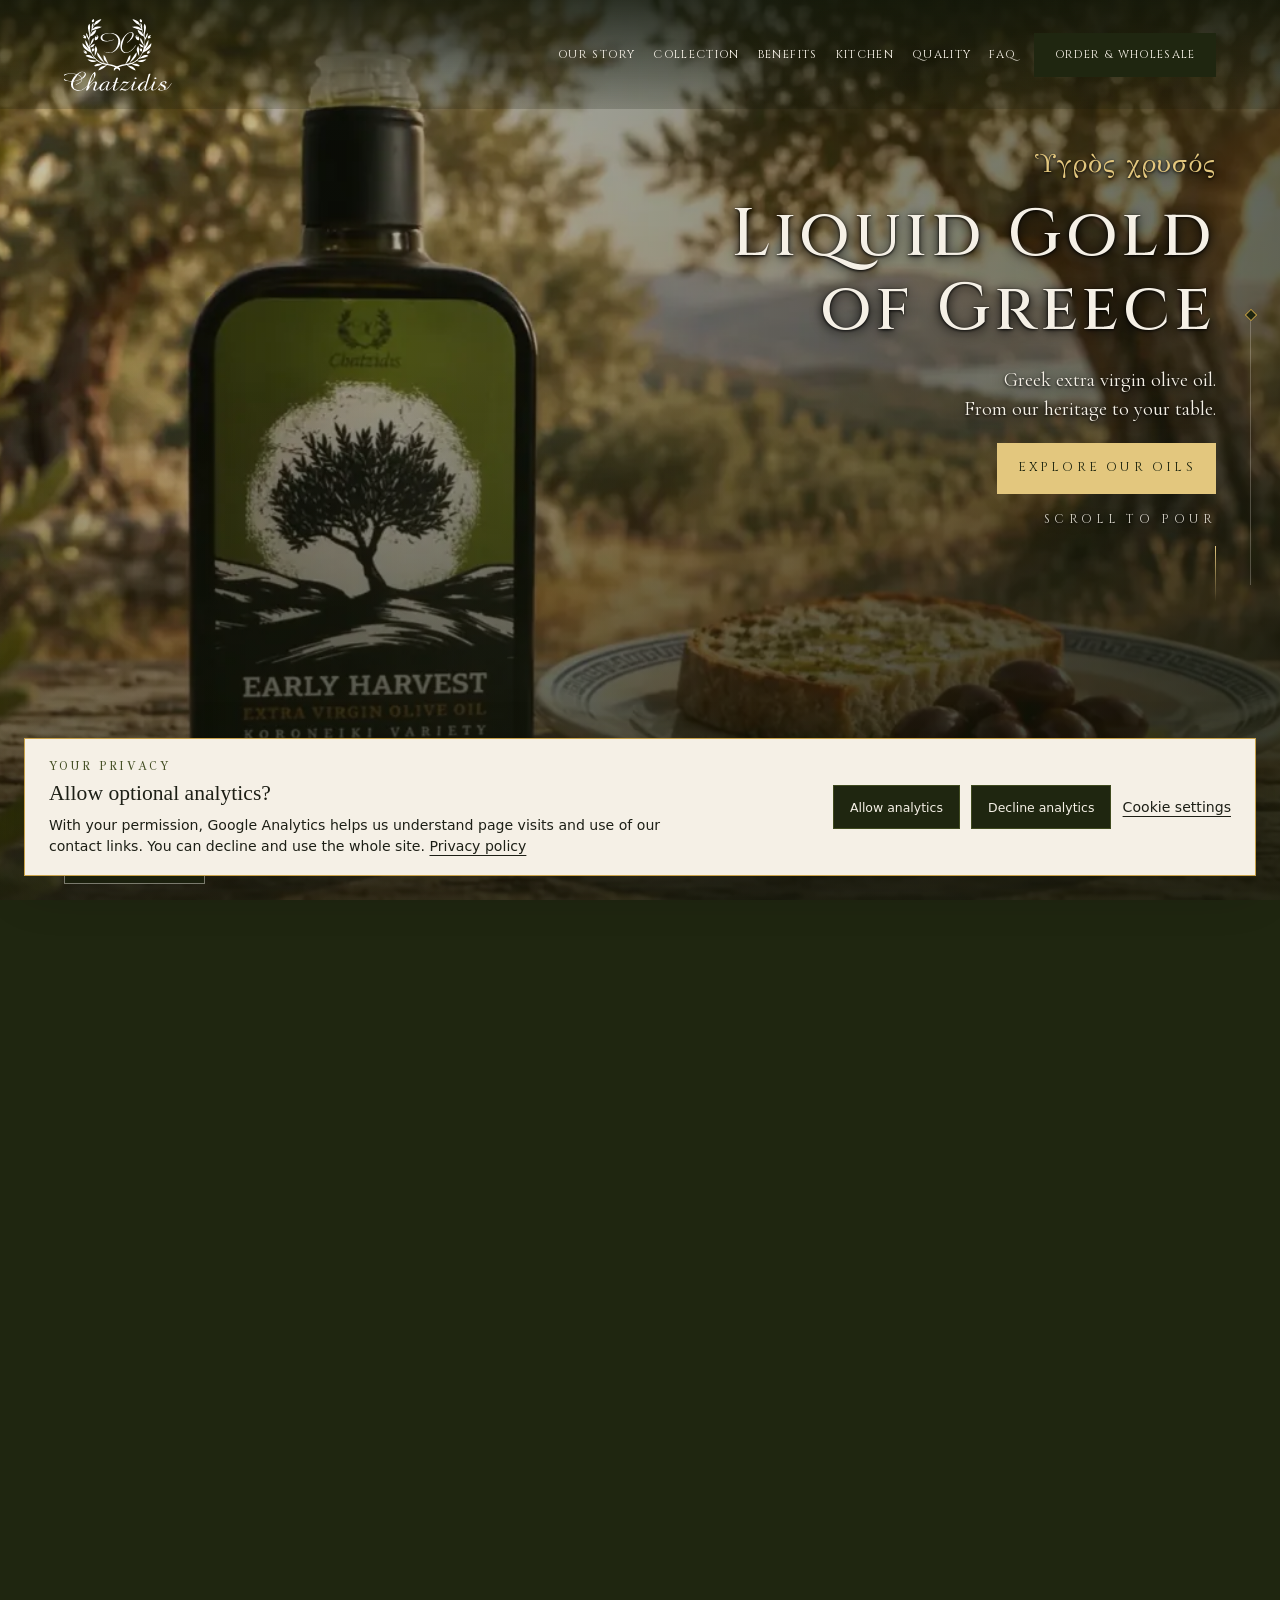
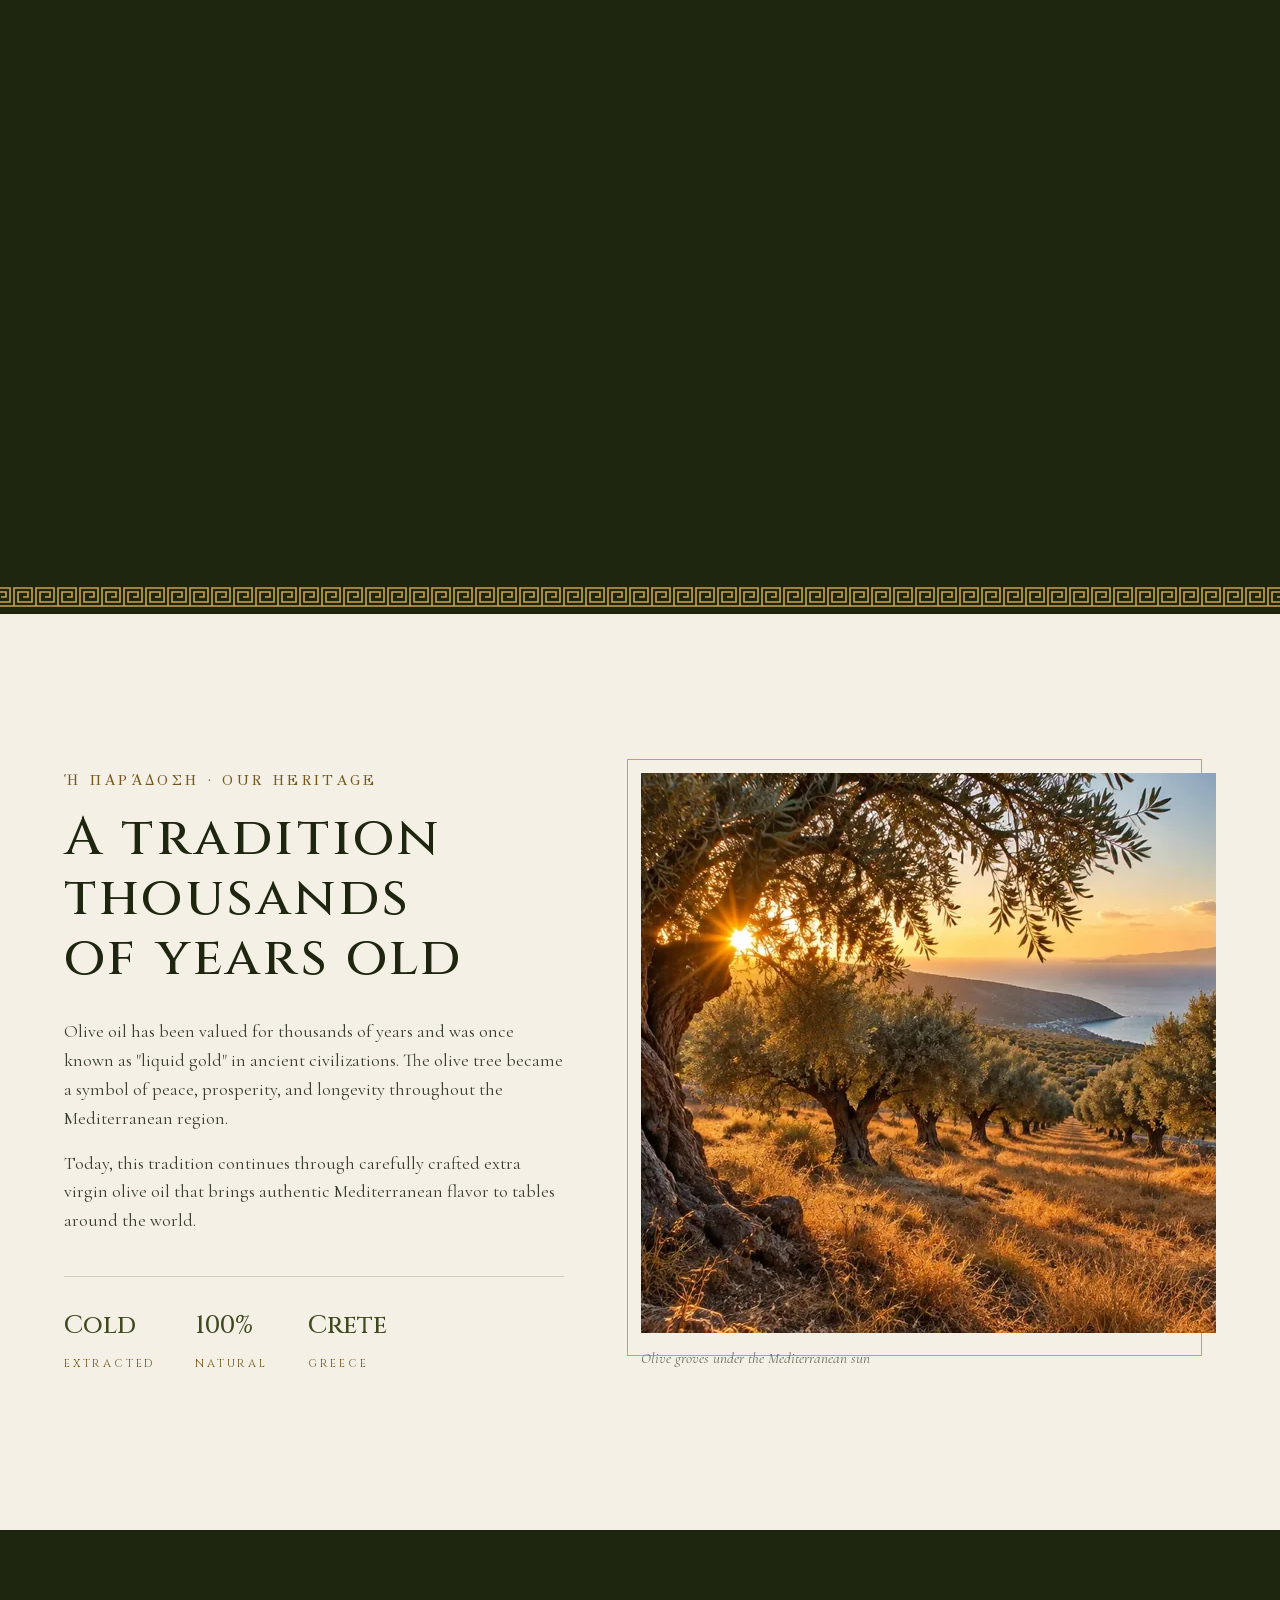
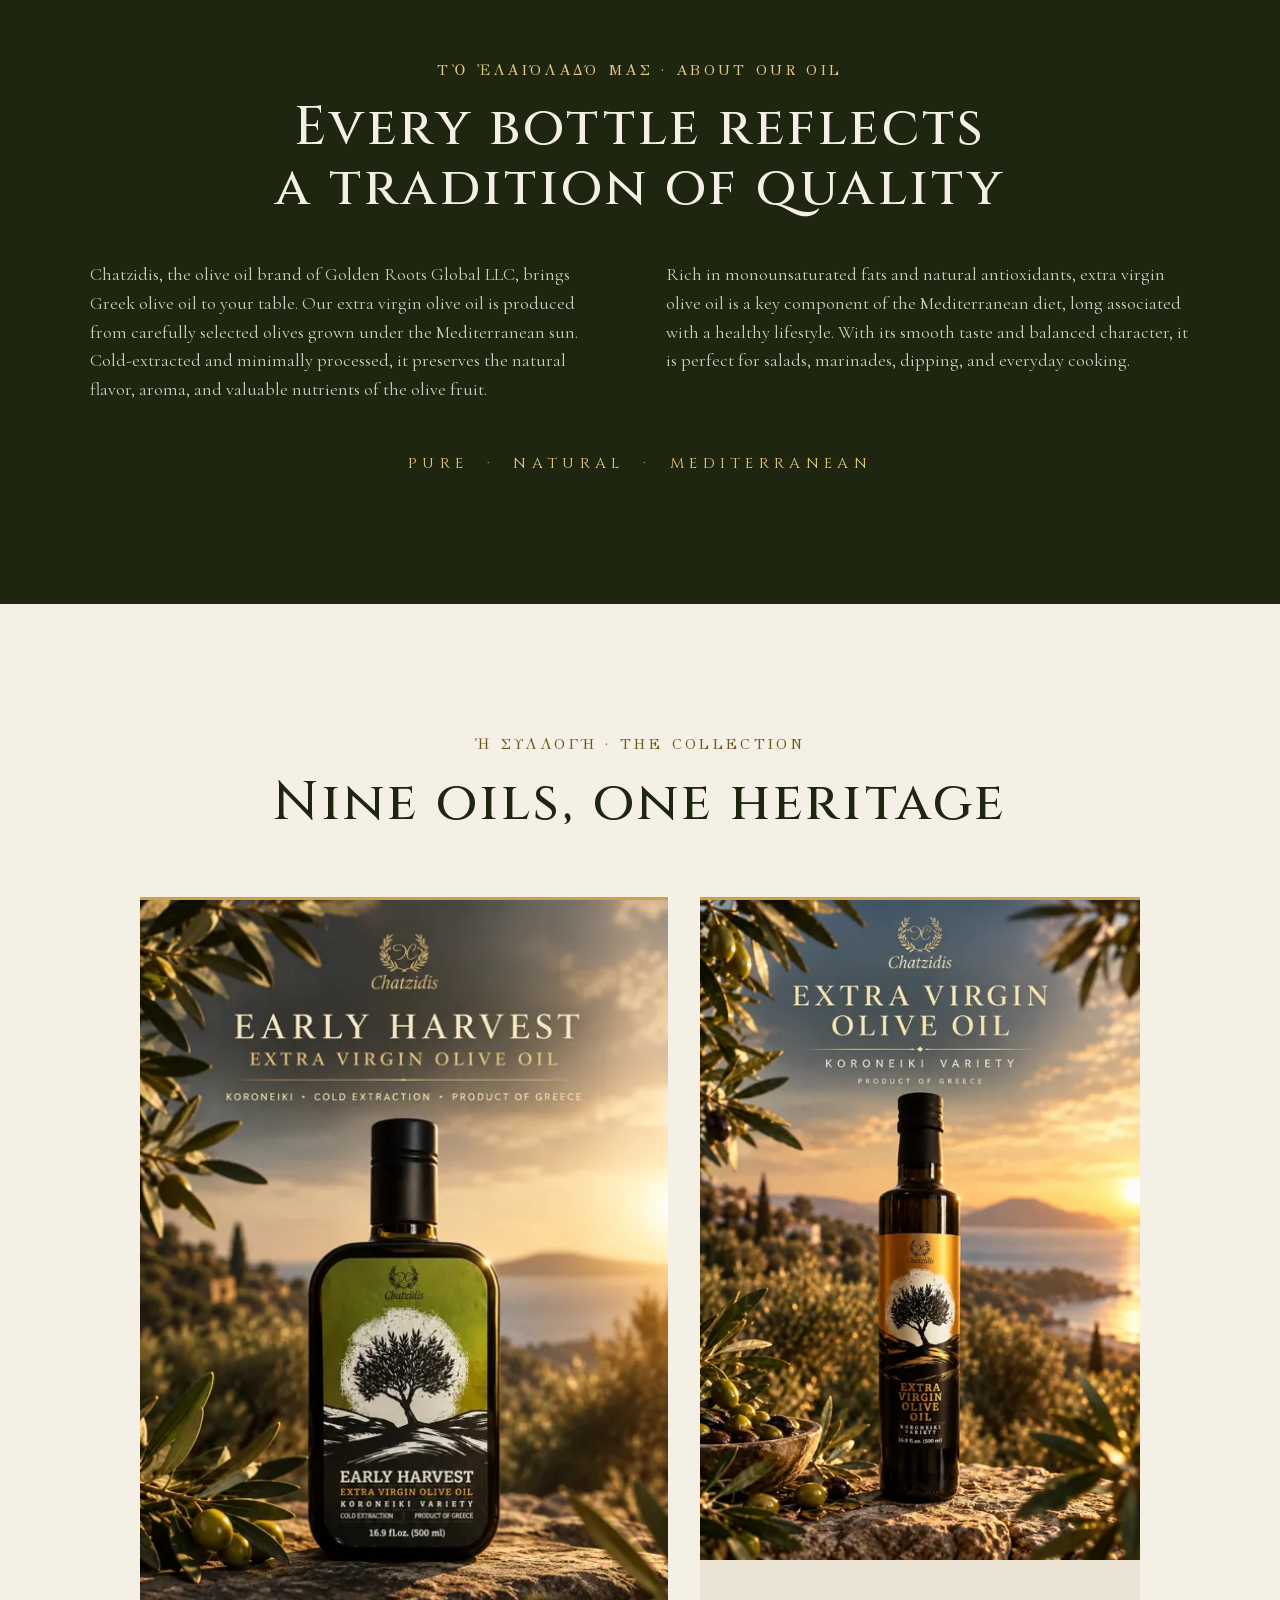
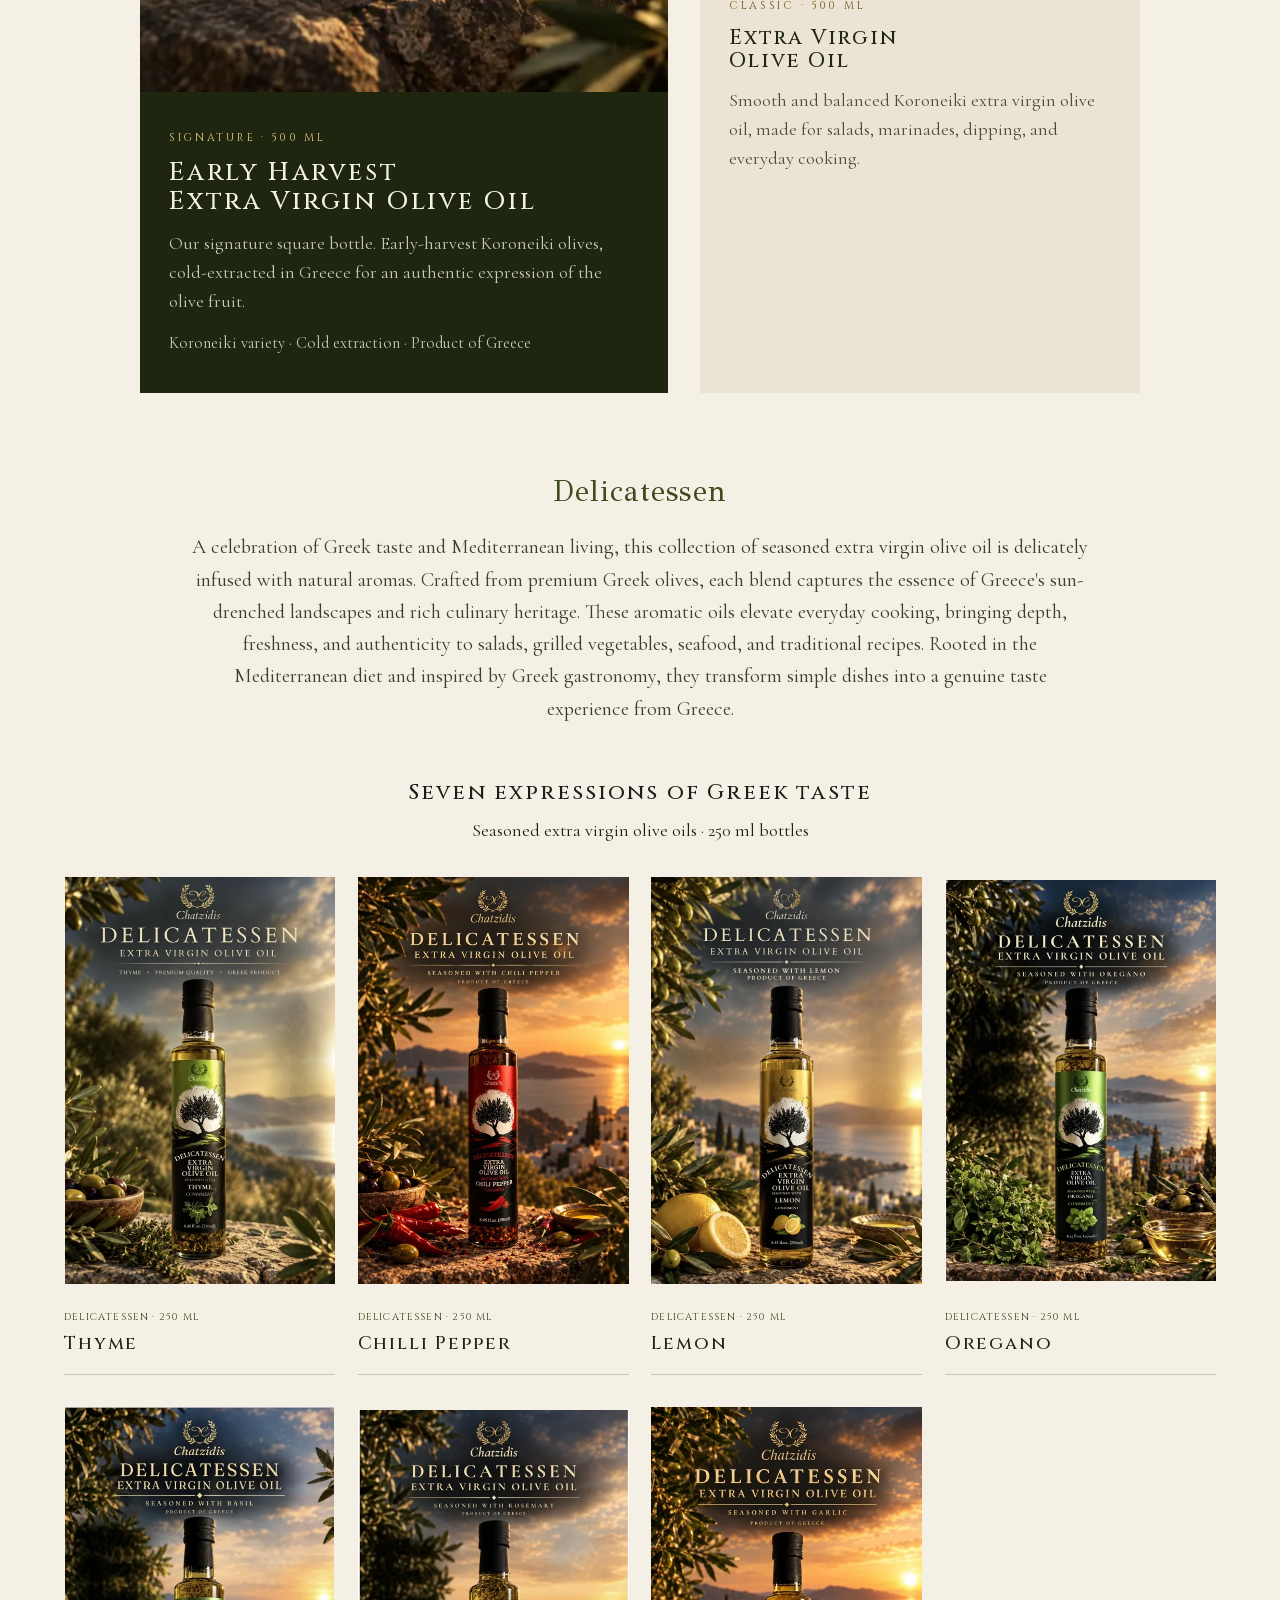
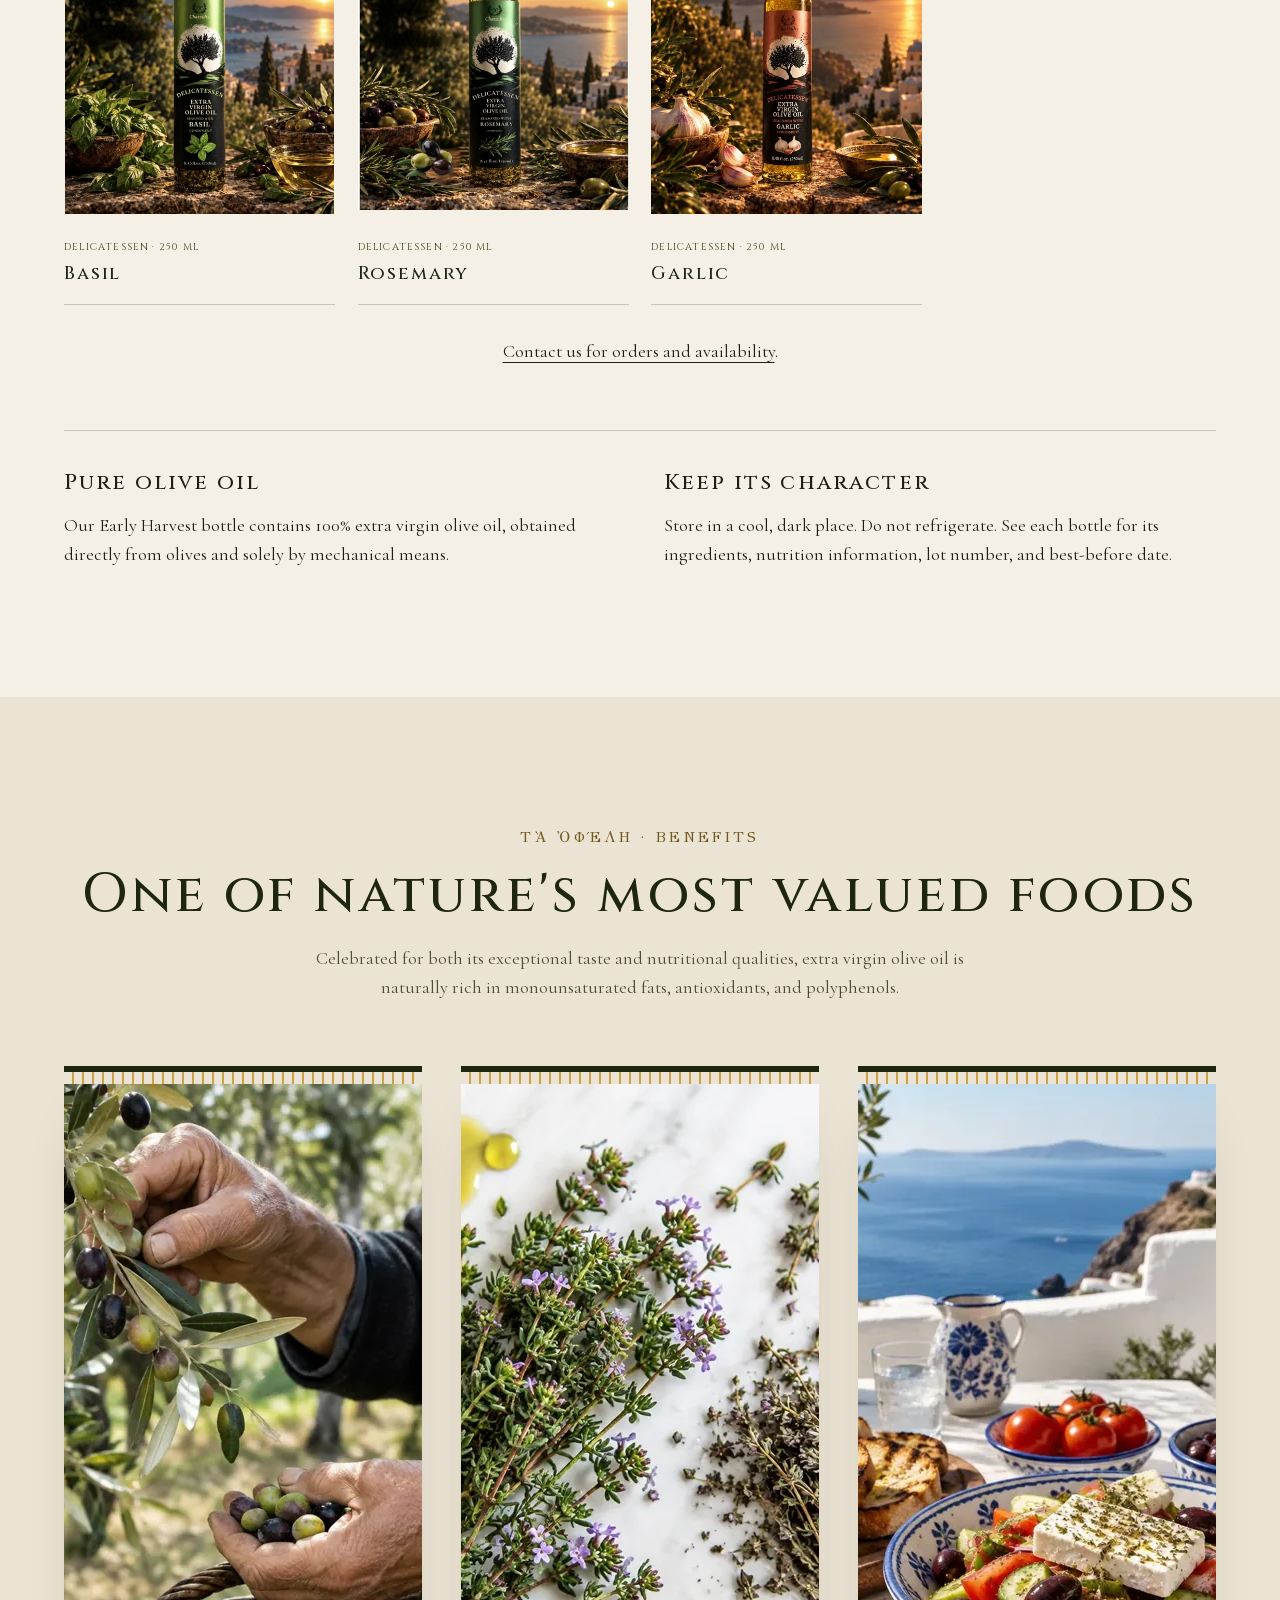
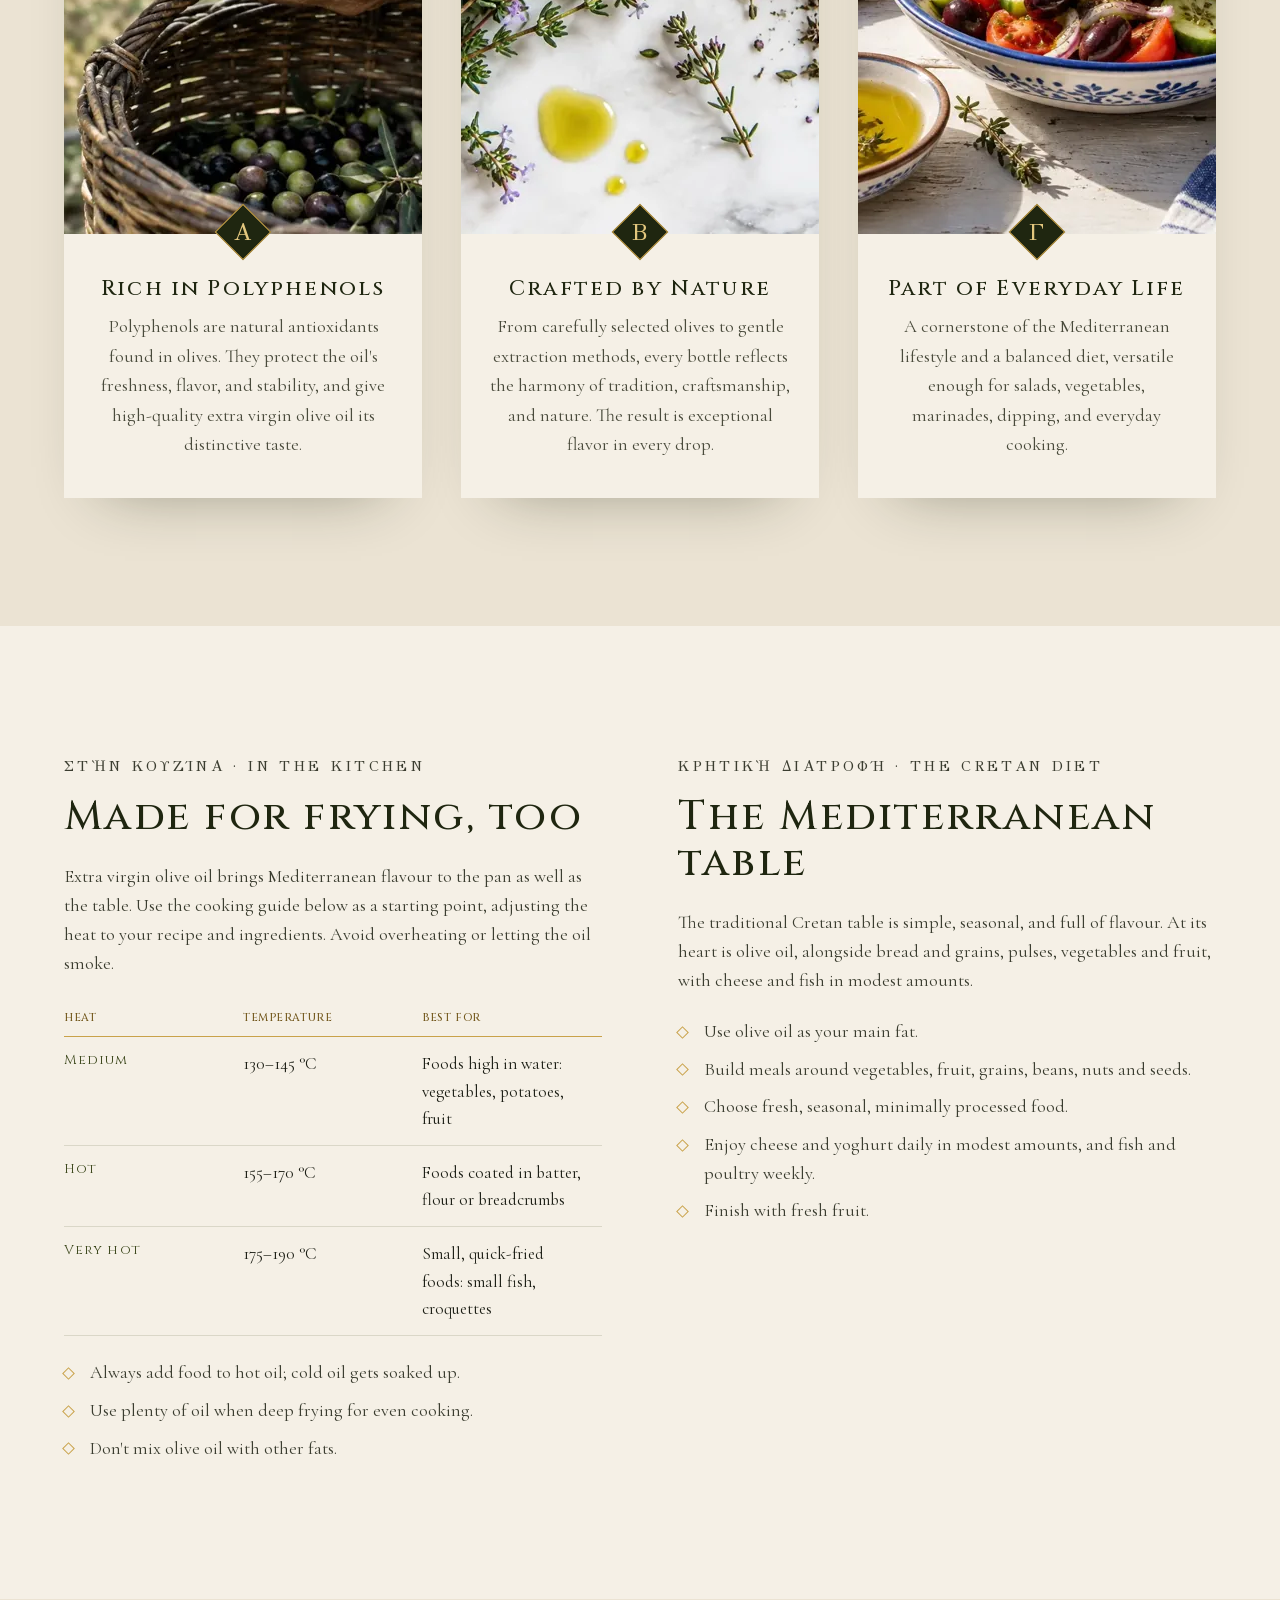
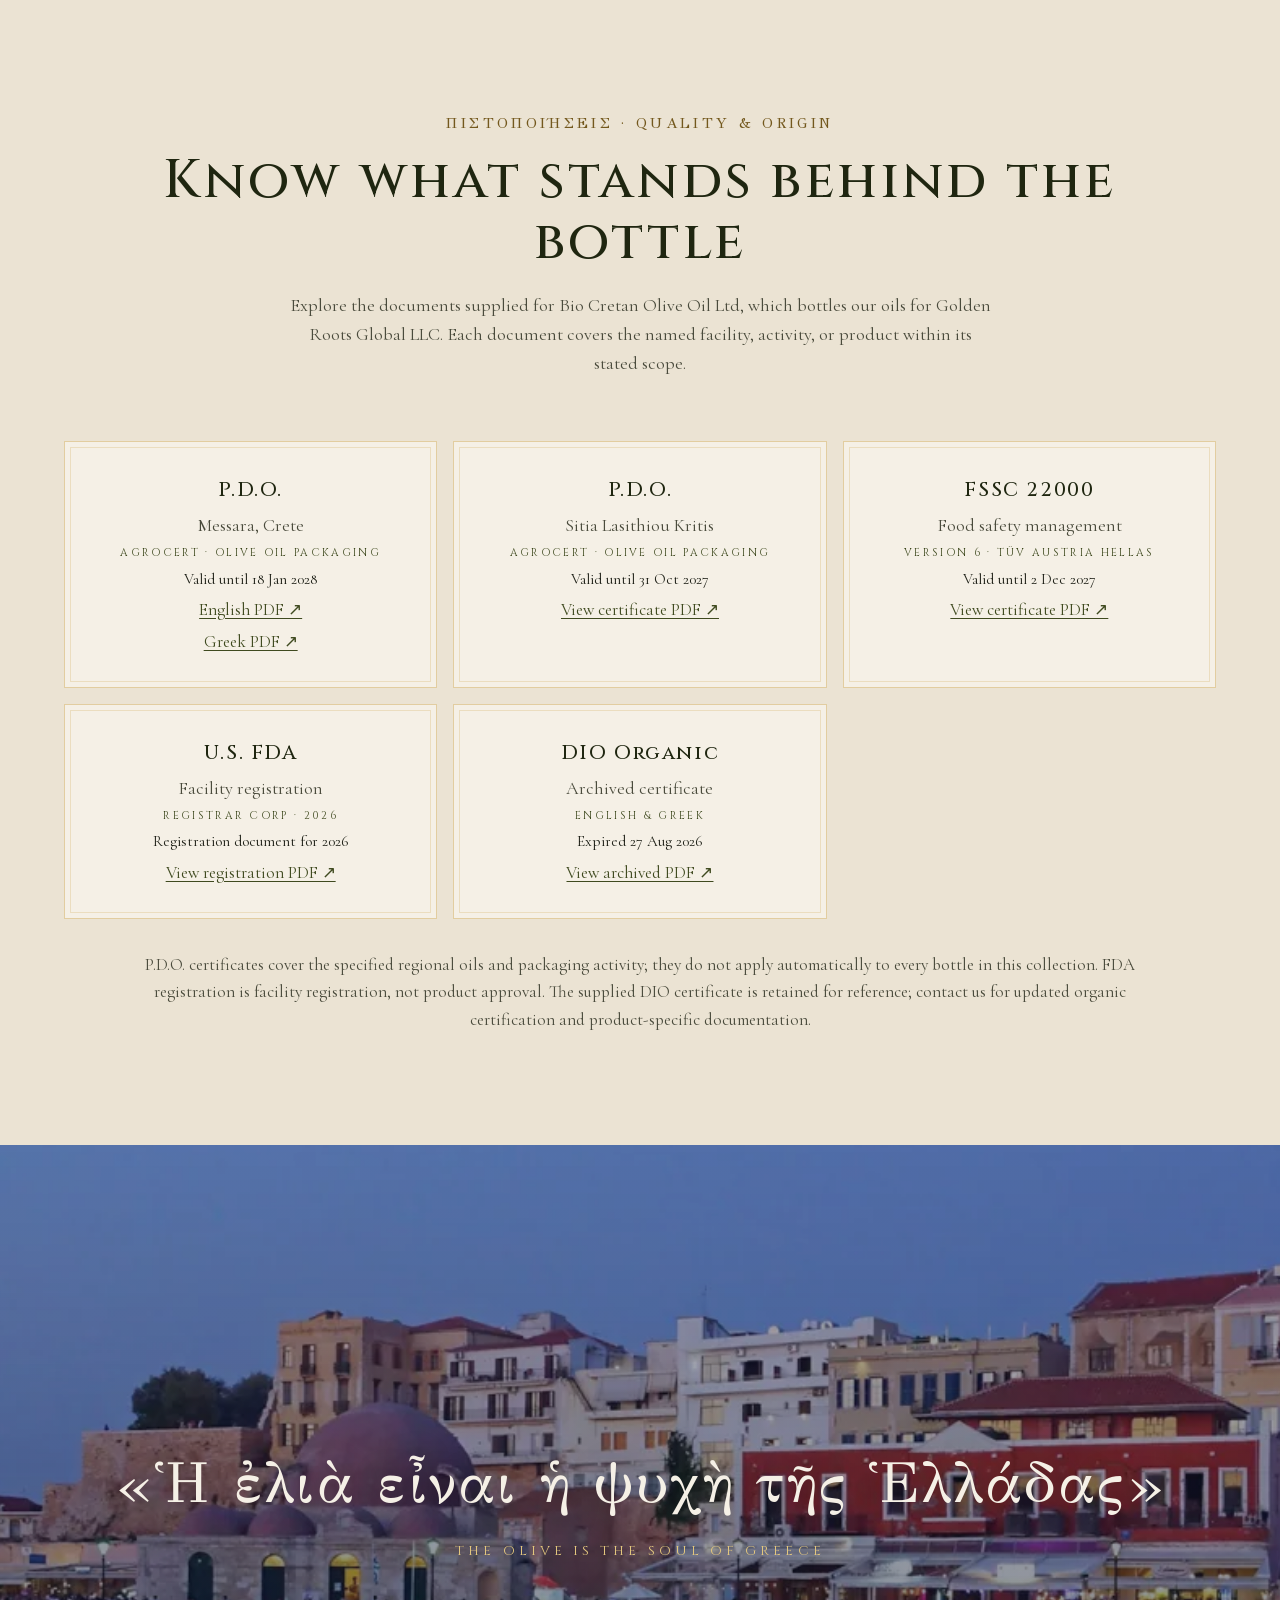
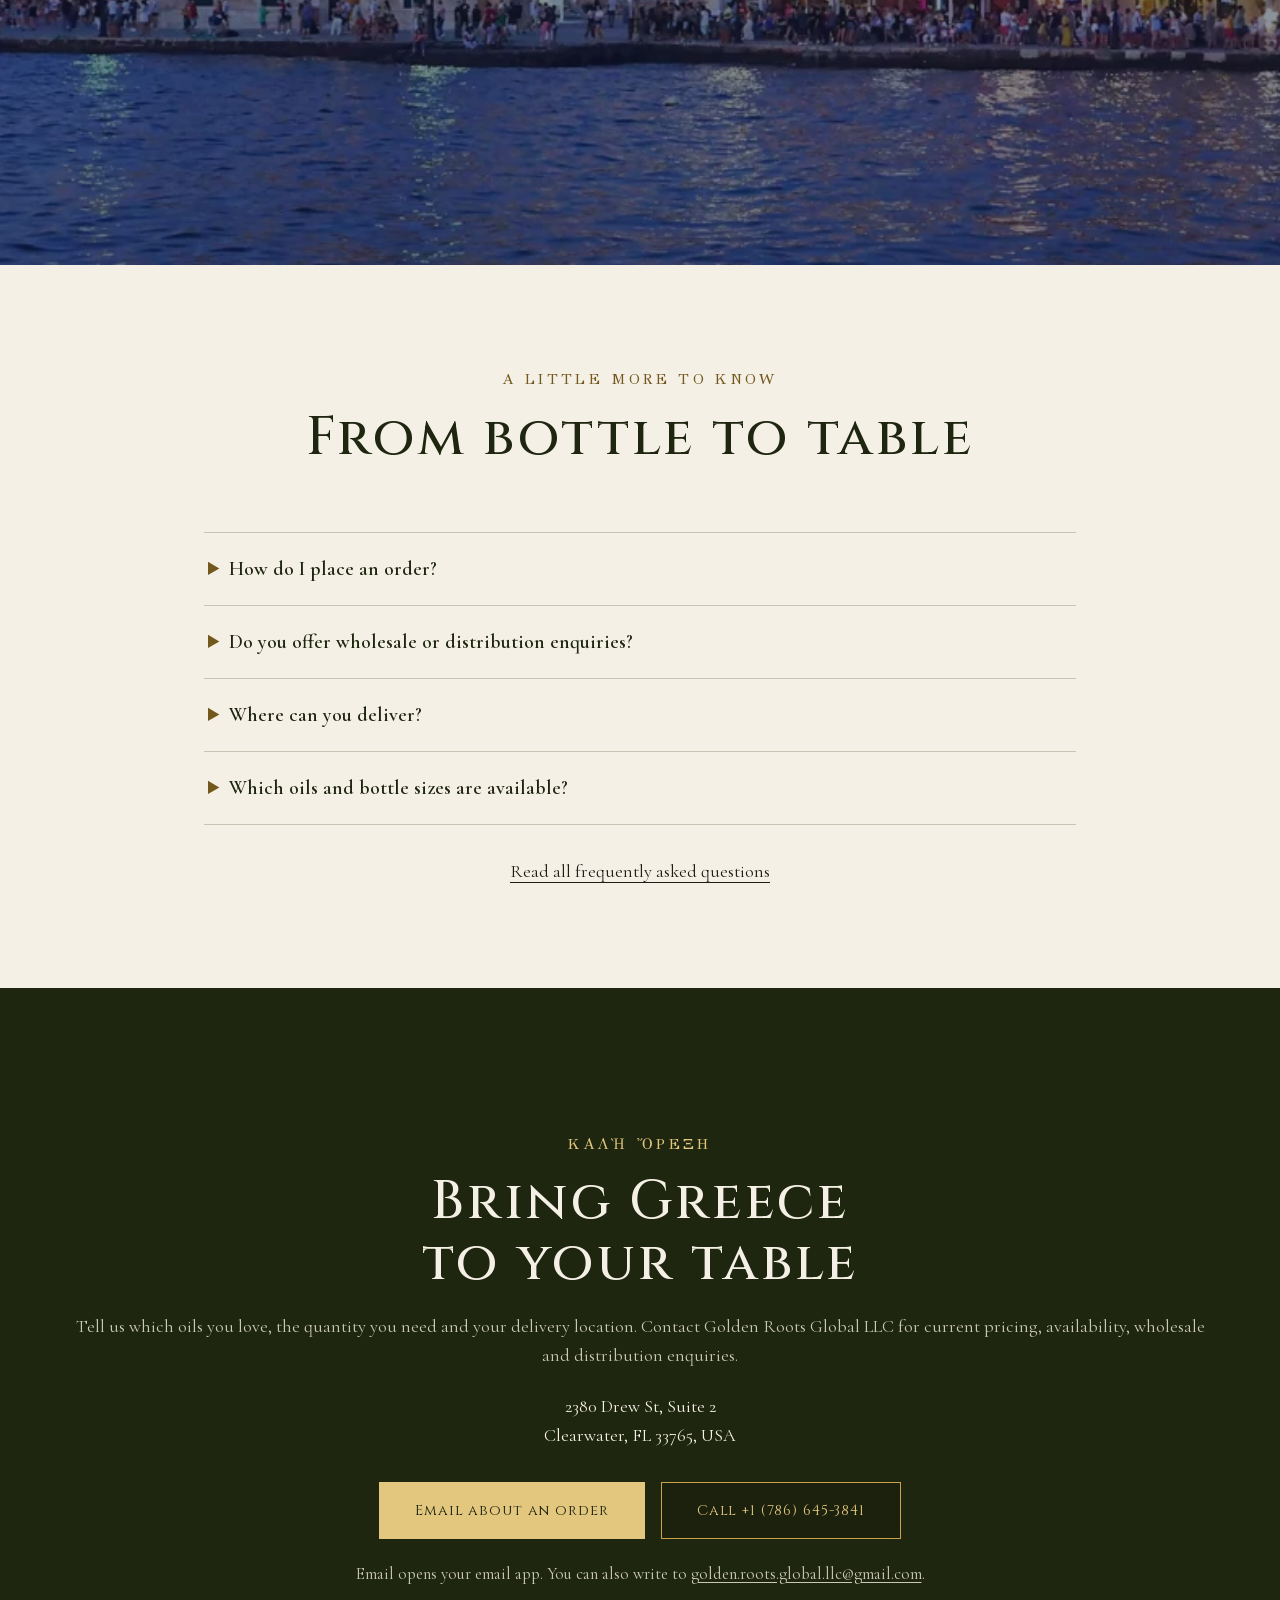
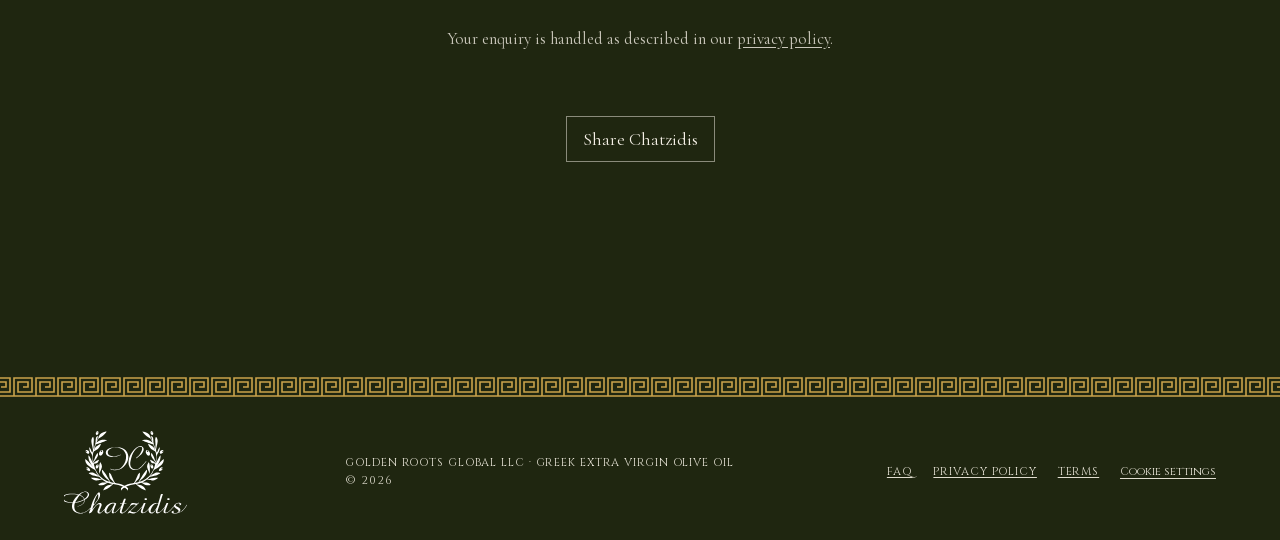
<file: index.html>
<!DOCTYPE html>
<html lang="en">
<head>
  <meta charset="UTF-8" />
  <meta name="viewport" content="width=device-width, initial-scale=1" />
  <title>Chatzidis | Greek Extra Virgin Olive Oil &amp; Delicatessen</title>
  <meta name="description" content="Discover Chatzidis Greek olive oils: Early Harvest, Classic Koroneiki and seven Delicatessen flavours. Contact Golden Roots Global LLC for orders and wholesale." />
  <meta name="theme-color" content="#1f2610" />
  <meta name="referrer" content="strict-origin-when-cross-origin" />
  <meta name="robots" content="index, follow, max-image-preview:large" />
  <link rel="canonical" href="https://chatzidisglobal.com/" />
  <meta property="og:type" content="website" />
  <meta property="og:site_name" content="Chatzidis" />
  <meta property="og:locale" content="en_US" />
  <meta property="og:title" content="Chatzidis | Greek Extra Virgin Olive Oil &amp; Delicatessen" />
  <meta property="og:description" content="Discover Chatzidis Greek olive oils: Early Harvest, Classic Koroneiki and seven Delicatessen flavours. Contact Golden Roots Global LLC for orders and wholesale." />
  <meta property="og:url" content="https://chatzidisglobal.com/" />
  <meta property="og:image" content="https://chatzidisglobal.com/assets/img/social-share.png" />
  <meta property="og:image:width" content="1200" />
  <meta property="og:image:height" content="630" />
  <meta property="og:image:alt" content="Chatzidis Greek olive oils: Early Harvest, Classic and Delicatessen" />
  <meta name="twitter:card" content="summary_large_image" />
  <meta name="twitter:title" content="Chatzidis | Greek Extra Virgin Olive Oil &amp; Delicatessen" />
  <meta name="twitter:description" content="Discover Chatzidis Greek olive oils: Early Harvest, Classic Koroneiki and seven Delicatessen flavours. Contact Golden Roots Global LLC for orders and wholesale." />
  <meta name="twitter:image" content="https://chatzidisglobal.com/assets/img/social-share.png" />
  <meta name="twitter:image:alt" content="Chatzidis Greek olive oils: Early Harvest, Classic and Delicatessen" />
  <link rel="icon" href="favicon.svg" type="image/svg+xml" />
  <link rel="icon" href="favicon.ico" sizes="32x32" />
  <link rel="apple-touch-icon" href="apple-touch-icon.png" />
  <link rel="stylesheet" href="fonts.css?v=20260930-site" />
  <link rel="stylesheet" href="styles.css?v=20260930-motion" />
  <script type="application/ld+json">{"@context": "https://schema.org", "@type": "Organization", "name": "Golden Roots Global LLC", "alternateName": "Chatzidis", "url": "https://chatzidisglobal.com/", "logo": "https://chatzidisglobal.com/assets/img/chatzidis-logo.svg", "email": "golden.roots.global.llc@gmail.com", "telephone": "+1-786-645-3841", "address": {"@type": "PostalAddress", "streetAddress": "2380 Drew St, Suite 2", "addressLocality": "Clearwater", "addressRegion": "FL", "postalCode": "33765", "addressCountry": "US"}}</script>
</head>
<body>

  <a class="skip-link" href="#main-content">Skip to content</a>
  <header class="nav" id="nav">
    <a href="#top" class="brand" aria-label="Chatzidis home"><img class="brand-logo" src="assets/img/chatzidis-logo.svg" alt="Chatzidis" width="284" height="188" /></a>
    <nav class="nav-links" aria-label="Main navigation"><a href="#story">Our Story</a>
<a href="#collection">Collection</a>
<a href="#benefits">Benefits</a>
<a href="#kitchen">Kitchen</a>
<a href="#certifications">Quality</a><a href="faq.html">FAQ</a><a href="#contact" class="nav-cta">Order &amp; wholesale</a></nav>
    <details class="mobile-menu">
      <summary>Menu</summary>
      <nav aria-label="Mobile navigation"><a href="#story">Our Story</a>
<a href="#collection">Collection</a>
<a href="#benefits">Benefits</a>
<a href="#kitchen">Kitchen</a>
<a href="#certifications">Quality</a><a href="faq.html">FAQ</a><a href="#contact">Order &amp; wholesale</a></nav>
    </details>
    <a class="mobile-order" href="#contact">Enquire</a>
  </header>

  <main id="main-content" tabindex="-1">
    <div id="top"></div>

    <!-- ============ SCROLL-SCRUBBED POUR ============ -->
    <section class="pour" id="pour">
      <div class="pour-sticky">
        <picture class="hero-poster"><source media="(max-width: 900px)" srcset="assets/frames/mobile/frame_0001.webp" /><img src="assets/frames/web/frame_0001.webp" width="1280" height="715" alt="Chatzidis Early Harvest olive oil beside bread in a sunlit olive grove" fetchpriority="high" /></picture>
        <canvas id="pour-canvas" aria-hidden="true"></canvas>
        <div class="pour-vignette"></div>

        <div class="beat beat-1" data-in="0" data-out="0.16">
          <p class="greek" lang="el">Ὑγρὸς χρυσός</p>
          <h1>Liquid Gold<br/>of Greece</h1>
          <p class="hero-intro">Greek extra virgin olive oil.<br/>From our heritage to your table.</p>
          <a href="#collection" class="btn btn-primary">Explore our oils</a>
          <p class="sub motion-hint">Scroll to pour</p>
          <span class="scroll-cue" aria-hidden="true"></span>
        </div>
        <div class="beat beat-2" inert aria-hidden="true" data-in="0.22" data-out="0.42">
          <p class="numeral">I</p>
          <h2>Grown under the<br/>Mediterranean sun</h2>
        </div>
        <div class="beat beat-3" inert aria-hidden="true" data-in="0.48" data-out="0.68">
          <p class="numeral">II</p>
          <h2>Cold-extracted,<br/>minimally processed</h2>
        </div>
        <div class="beat beat-4" inert aria-hidden="true" data-in="0.76" data-out="1.01">
          <p class="numeral">III</p>
          <h2>Pure. Natural.<br/>Mediterranean.</h2>
          <a href="#collection" class="btn">Discover the Collection</a>
        </div>

        <button class="motion-toggle" id="motion-toggle" type="button" aria-controls="main-content" hidden>Pause animations</button>
        <div class="progress-rail" aria-hidden="true"><span id="progress-dot"></span></div>
      </div>
    </section>

    <div class="meander-band" aria-hidden="true"></div>

    <!-- ============ STORY ============ -->
    <section class="story" id="story">
      <div class="story-text reveal">
        <p class="eyebrow">Ἡ παράδοση · Our Heritage</p>
        <h2>A tradition thousands<br/>of years old</h2>
        <p>Olive oil has been valued for thousands of years and was once known as "liquid gold" in ancient civilizations. The olive tree became a symbol of peace, prosperity, and longevity throughout the Mediterranean region.</p>
        <p>Today, this tradition continues through carefully crafted extra virgin olive oil that brings authentic Mediterranean flavor to tables around the world.</p>
        <div class="stats">
          <div><strong>Cold</strong><span>Extracted</span></div>
          <div><strong>100%</strong><span>Natural</span></div>
          <div><strong>Crete</strong><span>Greece</span></div>
        </div>
      </div>
      <figure class="story-img reveal">
        <span class="story-image-window"><img src="assets/img/grove.webp" width="1000" height="560" decoding="async" alt="Ancient Greek olive grove at golden hour" loading="lazy" /></span>
        <figcaption>Olive groves under the Mediterranean sun</figcaption>
      </figure>
    </section>

    <!-- ============ ABOUT THE OIL ============ -->
    <section class="about">
      <div class="about-inner reveal">
        <p class="eyebrow">Τὸ ἐλαιόλαδό μας · About Our Oil</p>
        <h2>Every bottle reflects<br/>a tradition of quality</h2>
        <div class="about-cols">
          <p>Chatzidis, the olive oil brand of Golden Roots Global LLC, brings Greek olive oil to your table. Our extra virgin olive oil is produced from carefully selected olives grown under the Mediterranean sun. Cold-extracted and minimally processed, it preserves the natural flavor, aroma, and valuable nutrients of the olive fruit.</p>
          <p>Rich in monounsaturated fats and natural antioxidants, extra virgin olive oil is a key component of the Mediterranean diet, long associated with a healthy lifestyle. With its smooth taste and balanced character, it is perfect for salads, marinades, dipping, and everyday cooking.</p>
        </div>
        <p class="motto">Pure <span>·</span> Natural <span>·</span> Mediterranean</p>
      </div>
    </section>

    <!-- ============ COLLECTION ============ -->
    <section class="collection" id="collection">
      <header class="section-head reveal">
        <p class="eyebrow">Ἡ συλλογή · The Collection</p>
        <h2>Nine oils, one heritage</h2>
      </header>

      <div class="range">
        <article class="range-item range-feature reveal">
          <a class="range-img" href="assets/products/early-harvest.webp" target="_blank" rel="noopener" aria-label="View Early Harvest bottle image">
            <img src="assets/products/thumbs/early-harvest.webp" srcset="assets/products/thumbs/early-harvest.webp 520w, assets/products/early-harvest.webp 1024w" sizes="(max-width: 900px) 90vw, 520px" decoding="async" alt="Chatzidis Early Harvest extra virgin olive oil, 500 ml" width="1024" height="1536" loading="lazy" />
          </a>
          <div class="range-body">
            <span class="tag">Signature · 500 ml</span>
            <h3>Early Harvest<br/>Extra Virgin Olive Oil</h3>
            <p>Our signature square bottle. Early-harvest Koroneiki olives, cold-extracted in Greece for an authentic expression of the olive fruit.</p>
            <p class="product-spec">Koroneiki variety · Cold extraction · Product of Greece</p>
          </div>
        </article>
        <article class="range-item reveal">
          <a class="range-img" href="assets/products/classic.webp" target="_blank" rel="noopener" aria-label="View Classic extra virgin olive oil bottle image">
            <img src="assets/products/thumbs/classic.webp" srcset="assets/products/thumbs/classic.webp 520w, assets/products/classic.webp 1024w" sizes="(max-width: 900px) 90vw, 520px" decoding="async" alt="Chatzidis Koroneiki extra virgin olive oil, 500 ml" width="1024" height="1536" loading="lazy" />
          </a>
          <div class="range-body">
            <span class="tag">Classic · 500 ml</span>
            <h3>Extra Virgin<br/>Olive Oil</h3>
            <p>Smooth and balanced Koroneiki extra virgin olive oil, made for salads, marinades, dipping, and everyday cooking.</p>
          </div>
        </article>
      </div>

      <div class="deli reveal">
        <p class="greek">Delicatessen</p>
        <p>A celebration of Greek taste and Mediterranean living, this collection of seasoned extra virgin olive oil is delicately infused with natural aromas. Crafted from premium Greek olives, each blend captures the essence of Greece's sun-drenched landscapes and rich culinary heritage. These aromatic oils elevate everyday cooking, bringing depth, freshness, and authenticity to salads, grilled vegetables, seafood, and traditional recipes. Rooted in the Mediterranean diet and inspired by Greek gastronomy, they transform simple dishes into a genuine taste experience from Greece.</p>
      </div>
      <div class="flavour-head reveal" id="delicatessen">
        <h3>Seven expressions of Greek taste</h3>
        <p>Seasoned extra virgin olive oils · 250 ml bottles</p>
      </div>
      <div class="flavour-grid">
        <article class="flavour-card reveal">
          <a href="assets/products/thyme.webp" target="_blank" rel="noopener" aria-label="View Chatzidis Thyme bottle image"><img src="assets/products/thumbs/thyme.webp" srcset="assets/products/thumbs/thyme.webp 520w, assets/products/thyme.webp 1084w" sizes="(max-width: 600px) 44vw, (max-width: 1100px) 22vw, 300px" decoding="async" alt="Chatzidis Delicatessen olive oil seasoned with thyme, 250 ml" width="1084" height="1635" loading="lazy" /></a>
          <div><span class="tag">Delicatessen · 250 ml</span><h3>Thyme</h3></div>
        </article>
        <article class="flavour-card reveal">
          <a href="assets/products/chilli-pepper.webp" target="_blank" rel="noopener" aria-label="View Chatzidis Chilli Pepper bottle image"><img src="assets/products/thumbs/chilli-pepper.webp" srcset="assets/products/thumbs/chilli-pepper.webp 520w, assets/products/chilli-pepper.webp 1024w" sizes="(max-width: 600px) 44vw, (max-width: 1100px) 22vw, 300px" decoding="async" alt="Chatzidis Delicatessen olive oil seasoned with chilli pepper, 250 ml" width="1024" height="1536" loading="lazy" /></a>
          <div><span class="tag">Delicatessen · 250 ml</span><h3>Chilli Pepper</h3></div>
        </article>
        <article class="flavour-card reveal">
          <a href="assets/products/lemon.webp" target="_blank" rel="noopener" aria-label="View Chatzidis Lemon bottle image"><img src="assets/products/thumbs/lemon.webp" srcset="assets/products/thumbs/lemon.webp 520w, assets/products/lemon.webp 1092w" sizes="(max-width: 600px) 44vw, (max-width: 1100px) 22vw, 300px" decoding="async" alt="Chatzidis Delicatessen olive oil seasoned with lemon, 250 ml" width="1092" height="1637" loading="lazy" /></a>
          <div><span class="tag">Delicatessen · 250 ml</span><h3>Lemon</h3></div>
        </article>
        <article class="flavour-card reveal">
          <a href="assets/products/oregano.webp" target="_blank" rel="noopener" aria-label="View Chatzidis Oregano bottle image"><img src="assets/products/thumbs/oregano.webp" srcset="assets/products/thumbs/oregano.webp 520w, assets/products/oregano.webp 1103w" sizes="(max-width: 600px) 44vw, (max-width: 1100px) 22vw, 300px" decoding="async" alt="Chatzidis Delicatessen olive oil seasoned with oregano, 250 ml" width="1103" height="1631" loading="lazy" /></a>
          <div><span class="tag">Delicatessen · 250 ml</span><h3>Oregano</h3></div>
        </article>
        <article class="flavour-card reveal">
          <a href="assets/products/basil.webp" target="_blank" rel="noopener" aria-label="View Chatzidis Basil bottle image"><img src="assets/products/thumbs/basil.webp" srcset="assets/products/thumbs/basil.webp 520w, assets/products/basil.webp 1091w" sizes="(max-width: 600px) 44vw, (max-width: 1100px) 22vw, 300px" decoding="async" alt="Chatzidis Delicatessen olive oil seasoned with basil, 250 ml" width="1091" height="1648" loading="lazy" /></a>
          <div><span class="tag">Delicatessen · 250 ml</span><h3>Basil</h3></div>
        </article>
        <article class="flavour-card reveal">
          <a href="assets/products/rosemary.webp" target="_blank" rel="noopener" aria-label="View Chatzidis Rosemary bottle image"><img src="assets/products/thumbs/rosemary.webp" srcset="assets/products/thumbs/rosemary.webp 520w, assets/products/rosemary.webp 1111w" sizes="(max-width: 600px) 44vw, (max-width: 1100px) 22vw, 300px" decoding="async" alt="Chatzidis Delicatessen olive oil seasoned with rosemary, 250 ml" width="1111" height="1639" loading="lazy" /></a>
          <div><span class="tag">Delicatessen · 250 ml</span><h3>Rosemary</h3></div>
        </article>
        <article class="flavour-card reveal">
          <a href="assets/products/garlic.webp" target="_blank" rel="noopener" aria-label="View Chatzidis Garlic bottle image"><img src="assets/products/thumbs/garlic.webp" srcset="assets/products/thumbs/garlic.webp 520w, assets/products/garlic.webp 1024w" sizes="(max-width: 600px) 44vw, (max-width: 1100px) 22vw, 300px" decoding="async" alt="Chatzidis Delicatessen olive oil seasoned with garlic, 250 ml" width="1024" height="1536" loading="lazy" /></a>
          <div><span class="tag">Delicatessen · 250 ml</span><h3>Garlic</h3></div>
        </article>
      </div>
      <p class="collection-note reveal"><a class="text-link" href="#contact">Contact us for orders and availability</a>.</p>
      <div class="bottle-details reveal">
        <div><h3>Pure olive oil</h3><p>Our Early Harvest bottle contains 100% extra virgin olive oil, obtained directly from olives and solely by mechanical means.</p></div>
        <div><h3>Keep its character</h3><p>Store in a cool, dark place. Do not refrigerate. See each bottle for its ingredients, nutrition information, lot number, and best-before date.</p></div>
      </div>
    </section>

    <!-- ============ BENEFITS / PILLARS ============ -->
    <section class="craft" id="benefits">
      <header class="section-head reveal">
        <p class="eyebrow">Τὰ ὀφέλη · Benefits</p>
        <h2>One of nature's most valued foods</h2>
        <p class="section-intro">Celebrated for both its exceptional taste and nutritional qualities, extra virgin olive oil is naturally rich in monounsaturated fats, antioxidants, and polyphenols.</p>
      </header>
      <div class="pillars">
        <article class="pillar reveal">
          <div class="pillar-cap"></div>
          <div class="pillar-image-window"><img src="assets/img/harvest.webp" width="600" height="750" decoding="async" alt="Hands harvesting olives into a woven basket" loading="lazy" /></div>
          <div class="pillar-body">
            <span class="numeral">Α</span>
            <h3>Rich in Polyphenols</h3>
            <p>Polyphenols are natural antioxidants found in olives. They protect the oil's freshness, flavor, and stability, and give high-quality extra virgin olive oil its distinctive taste.</p>
          </div>
        </article>
        <article class="pillar reveal">
          <div class="pillar-cap"></div>
          <div class="pillar-image-window"><img src="assets/img/thyme.webp" width="600" height="750" decoding="async" alt="Sprigs of wild Greek thyme on marble" loading="lazy" /></div>
          <div class="pillar-body">
            <span class="numeral">Β</span>
            <h3>Crafted by Nature</h3>
            <p>From carefully selected olives to gentle extraction methods, every bottle reflects the harmony of tradition, craftsmanship, and nature. The result is exceptional flavor in every drop.</p>
          </div>
        </article>
        <article class="pillar reveal">
          <div class="pillar-cap"></div>
          <div class="pillar-image-window"><img src="assets/img/table.webp" width="600" height="750" decoding="async" alt="Greek table with salad, bread and olive oil overlooking the sea" loading="lazy" /></div>
          <div class="pillar-body">
            <span class="numeral">Γ</span>
            <h3>Part of Everyday Life</h3>
            <p>A cornerstone of the Mediterranean lifestyle and a balanced diet, versatile enough for salads, vegetables, marinades, dipping, and everyday cooking.</p>
          </div>
        </article>
      </div>
    </section>

    <!-- ============ KITCHEN ============ -->
    <section class="kitchen" id="kitchen">
      <div class="kitchen-col reveal">
        <p class="eyebrow">Στὴν κουζίνα · In the Kitchen</p>
        <h2>Made for frying, too</h2>
        <p>Extra virgin olive oil brings Mediterranean flavour to the pan as well as the table. Use the cooking guide below as a starting point, adjusting the heat to your recipe and ingredients. Avoid overheating or letting the oil smoke.</p>
        <table class="temps">
          <caption class="sr-only">Olive oil cooking temperatures and suggested uses</caption>
          <thead><tr><th scope="col">Heat</th><th scope="col">Temperature</th><th scope="col">Best for</th></tr></thead>
          <tbody>
            <tr><td>Medium</td><td>130–145 °C</td><td>Foods high in water: vegetables, potatoes, fruit</td></tr>
            <tr><td>Hot</td><td>155–170 °C</td><td>Foods coated in batter, flour or breadcrumbs</td></tr>
            <tr><td>Very hot</td><td>175–190 °C</td><td>Small, quick-fried foods: small fish, croquettes</td></tr>
          </tbody>
        </table>
        <ul class="tips">
          <li>Always add food to hot oil; cold oil gets soaked up.</li>
          <li>Use plenty of oil when deep frying for even cooking.</li>
          <li>Don't mix olive oil with other fats.</li>
        </ul>
      </div>
      <div class="kitchen-col reveal">
        <p class="eyebrow">Κρητικὴ διατροφή · The Cretan Diet</p>
        <h2>The Mediterranean table</h2>
        <p>The traditional Cretan table is simple, seasonal, and full of flavour. At its heart is olive oil, alongside bread and grains, pulses, vegetables and fruit, with cheese and fish in modest amounts.</p>
        <ul class="tips">
          <li>Use olive oil as your main fat.</li>
          <li>Build meals around vegetables, fruit, grains, beans, nuts and seeds.</li>
          <li>Choose fresh, seasonal, minimally processed food.</li>
          <li>Enjoy cheese and yoghurt daily in modest amounts, and fish and poultry weekly.</li>
          <li>Finish with fresh fruit.</li>
        </ul>
      </div>
    </section>

    <!-- ============ CERTIFICATIONS ============ -->
    <section class="certs" id="certifications">
      <header class="section-head reveal">
        <p class="eyebrow">Πιστοποιήσεις · Quality &amp; Origin</p>
        <h2>Know what stands behind the bottle</h2>
        <p class="section-intro">Explore the documents supplied for Bio Cretan Olive Oil Ltd, which bottles our oils for Golden Roots Global LLC. Each document covers the named facility, activity, or product within its stated scope.</p>
      </header>
      <ul class="cert-list">
        <li class="reveal"><strong>P.D.O.</strong><span>Messara, Crete</span><em>AGROCERT · Olive oil packaging</em><small>Valid until 18 Jan 2028</small><a href="assets/certificates/agrocert-messara-en.pdf" target="_blank" rel="noopener">English PDF ↗</a><a href="assets/certificates/agrocert-messara-el.pdf" target="_blank" rel="noopener">Greek PDF ↗</a></li>
        <li class="reveal"><strong>P.D.O.</strong><span>Sitia Lasithiou Kritis</span><em>AGROCERT · Olive oil packaging</em><small>Valid until 31 Oct 2027</small><a href="assets/certificates/agrocert-sitia-en.pdf" target="_blank" rel="noopener">View certificate PDF ↗</a></li>
        <li class="reveal"><strong>FSSC 22000</strong><span>Food safety management</span><em>Version 6 · TÜV Austria Hellas</em><small>Valid until 2 Dec 2027</small><a href="assets/certificates/fssc-22000-v6.pdf" target="_blank" rel="noopener">View certificate PDF ↗</a></li>
        <li class="reveal"><strong>U.S. FDA</strong><span>Facility registration</span><em>Registrar Corp · 2026</em><small>Registration document for 2026</small><a href="assets/certificates/fda-registration-2026.pdf" target="_blank" rel="noopener">View registration PDF ↗</a></li>
        <li class="reveal"><strong>DIO Organic</strong><span>Archived certificate</span><em>English &amp; Greek</em><small>Expired 27 Aug 2026</small><a href="assets/certificates/dio-organic-2025-2026.pdf" target="_blank" rel="noopener">View archived PDF ↗</a></li>
      </ul>
      <p class="cert-note">P.D.O. certificates cover the specified regional oils and packaging activity; they do not apply automatically to every bottle in this collection. FDA registration is facility registration, not product approval. The supplied DIO certificate is retained for reference; contact us for updated organic certification and product-specific documentation.</p>
    </section>

    <!-- ============ QUOTE BANNER ============ -->
    <section class="banner">
      <img class="banner-bg" src="assets/img/crete-chania.webp" width="1600" height="532" alt="" loading="lazy" decoding="async" />
      <blockquote class="reveal">
        <p class="greek" lang="el">«Ἡ ἐλιὰ εἶναι ἡ ψυχὴ τῆς Ἑλλάδας»</p>
        <p>The olive is the soul of Greece</p>
      </blockquote>
    </section>

    <section class="faq-section" id="faq" aria-labelledby="faq-title">
      <header class="section-head reveal"><p class="eyebrow">A little more to know</p><h2 id="faq-title">From bottle to table</h2></header>
      <details class="faq-item reveal"><summary>How do I place an order?</summary><div><p>Email Golden Roots Global LLC or call +1 (786) 645-3841 with the oils and quantities you are interested in. We will discuss current availability, pricing and delivery options. There is no online checkout on this website.</p></div></details>
<details class="faq-item reveal"><summary>Do you offer wholesale or distribution enquiries?</summary><div><p>Yes. Contact us with your business name, location, products of interest and estimated quantities so we can discuss wholesale or distribution opportunities.</p></div></details>
<details class="faq-item reveal"><summary>Where can you deliver?</summary><div><p>Delivery availability and costs depend on the destination and order. Send us your city or postal code and requested quantities so we can confirm the options before you order.</p></div></details>
<details class="faq-item reveal"><summary>Which oils and bottle sizes are available?</summary><div><p>Early Harvest and Classic Koroneiki extra virgin olive oils are presented in 500 ml bottles. The seven Delicatessen flavours—thyme, chilli pepper, lemon, oregano, basil, rosemary and garlic—are presented in 250 ml bottles. Ask us for current stock.</p></div></details>
      <p class="collection-note reveal"><a class="text-link" href="faq.html">Read all frequently asked questions</a></p>
    </section>

    <!-- ============ CONTACT ============ -->
    <section class="visit" id="contact">
      <div class="visit-inner reveal">
        <p class="eyebrow">Καλὴ ὄρεξη</p>
        <h2>Bring Greece<br/>to your table</h2>
        <p>Tell us which oils you love, the quantity you need and your delivery location. Contact Golden Roots Global LLC for current pricing, availability, wholesale and distribution enquiries.</p>
        <address class="business-address">2380 Drew St, Suite 2<br/>Clearwater, FL 33765, USA</address>
        <div class="contact-links">
          <a href="mailto:golden.roots.global.llc@gmail.com?subject=Chatzidis%20order%20enquiry" class="btn btn-primary" data-contact="email">Email about an order</a>
          <a href="tel:+17866453841" class="btn" data-contact="phone">Call +1 (786) 645-3841</a>
        </div>
        <p class="contact-note">Email opens your email app. You can also write to <a href="mailto:golden.roots.global.llc@gmail.com" data-contact="email">golden.roots.global.llc@gmail.com</a>.</p>
        <p class="contact-note">Your enquiry is handled as described in our <a href="privacy.html">privacy policy</a>.</p>
        <button type="button" class="share-button" data-share hidden>Share Chatzidis</button><p class="share-status" role="status" aria-live="polite"></p>
      </div>
    </section>

    <div class="meander-band" aria-hidden="true"></div>
  </main>

  <footer class="footer">
    <a href="./" class="brand-foot" aria-label="Chatzidis home"><img src="assets/img/chatzidis-logo.svg" alt="Chatzidis" width="284" height="188" loading="lazy" /></a>
    <span>Golden Roots Global LLC · Greek Extra Virgin Olive Oil<br/>© 2026</span>
    <nav class="footer-links" aria-label="Footer navigation">
      <a href="faq.html">FAQ</a><a href="privacy.html">Privacy policy</a><a href="terms.html">Terms</a>
      <button type="button" class="cookie-settings-link" data-cookie-settings hidden>Cookie settings</button>
    </nav>
  </footer>
  <section class="cookie-banner" id="cookie-banner" aria-labelledby="cookie-title" hidden>
    <div><p class="eyebrow">Your privacy</p><h2 id="cookie-title">Allow optional analytics?</h2>
      <p>With your permission, Google Analytics helps us understand page visits and use of our contact links. You can decline and use the whole site. <a href="privacy.html" class="text-link">Privacy policy</a></p></div>
    <div class="cookie-actions">
      <button type="button" class="cookie-button" data-cookie-choice="accepted">Allow analytics</button>
      <button type="button" class="cookie-button" data-cookie-choice="necessary">Decline analytics</button>
      <button type="button" class="cookie-settings-link" data-cookie-settings>Cookie settings</button>
    </div>
  </section>
  <dialog class="cookie-dialog" id="cookie-dialog" aria-labelledby="cookie-dialog-title" aria-describedby="cookie-description">
    <form method="dialog"><button type="submit" class="cookie-close" aria-label="Close cookie settings" autofocus>×</button></form>
    <p class="eyebrow">Your privacy</p><h2 id="cookie-dialog-title">Cookie settings</h2>
    <p id="cookie-description">You can change your choice here at any time. <a class="text-link" href="privacy.html">Read our privacy policy</a>.</p>
    <div class="cookie-category"><h3>Necessary <span>Always available</span></h3><p>The <code>chatzidis_consent</code> cookie remembers a saved choice for 180 days. It contains no name or contact information.</p></div>
    <div class="cookie-category"><h3>Analytics <span data-analytics-label>Not enabled</span></h3><p data-analytics-description>Optional analytics is currently disabled. This site does not load advertising trackers.</p></div>
    <div class="cookie-actions"><button type="button" class="cookie-button" data-cookie-choice="accepted" data-analytics-only hidden>Allow analytics</button><button type="button" class="cookie-button" data-cookie-choice="necessary" data-decline-label>Save necessary only</button></div>
  </dialog>
  <script src="site-config.js?v=20260930-site" defer></script>
  <script src="analytics.js?v=20260930-site" defer></script>
  <script src="cookies.js?v=20260930-site" defer></script>
  <script src="site.js?v=20260930-site" defer></script>
  <script src="main.js?v=20260930-motion" defer></script>
  <script src="scroll.js?v=20260930-motion" defer></script>
</body>
</html>
</file>
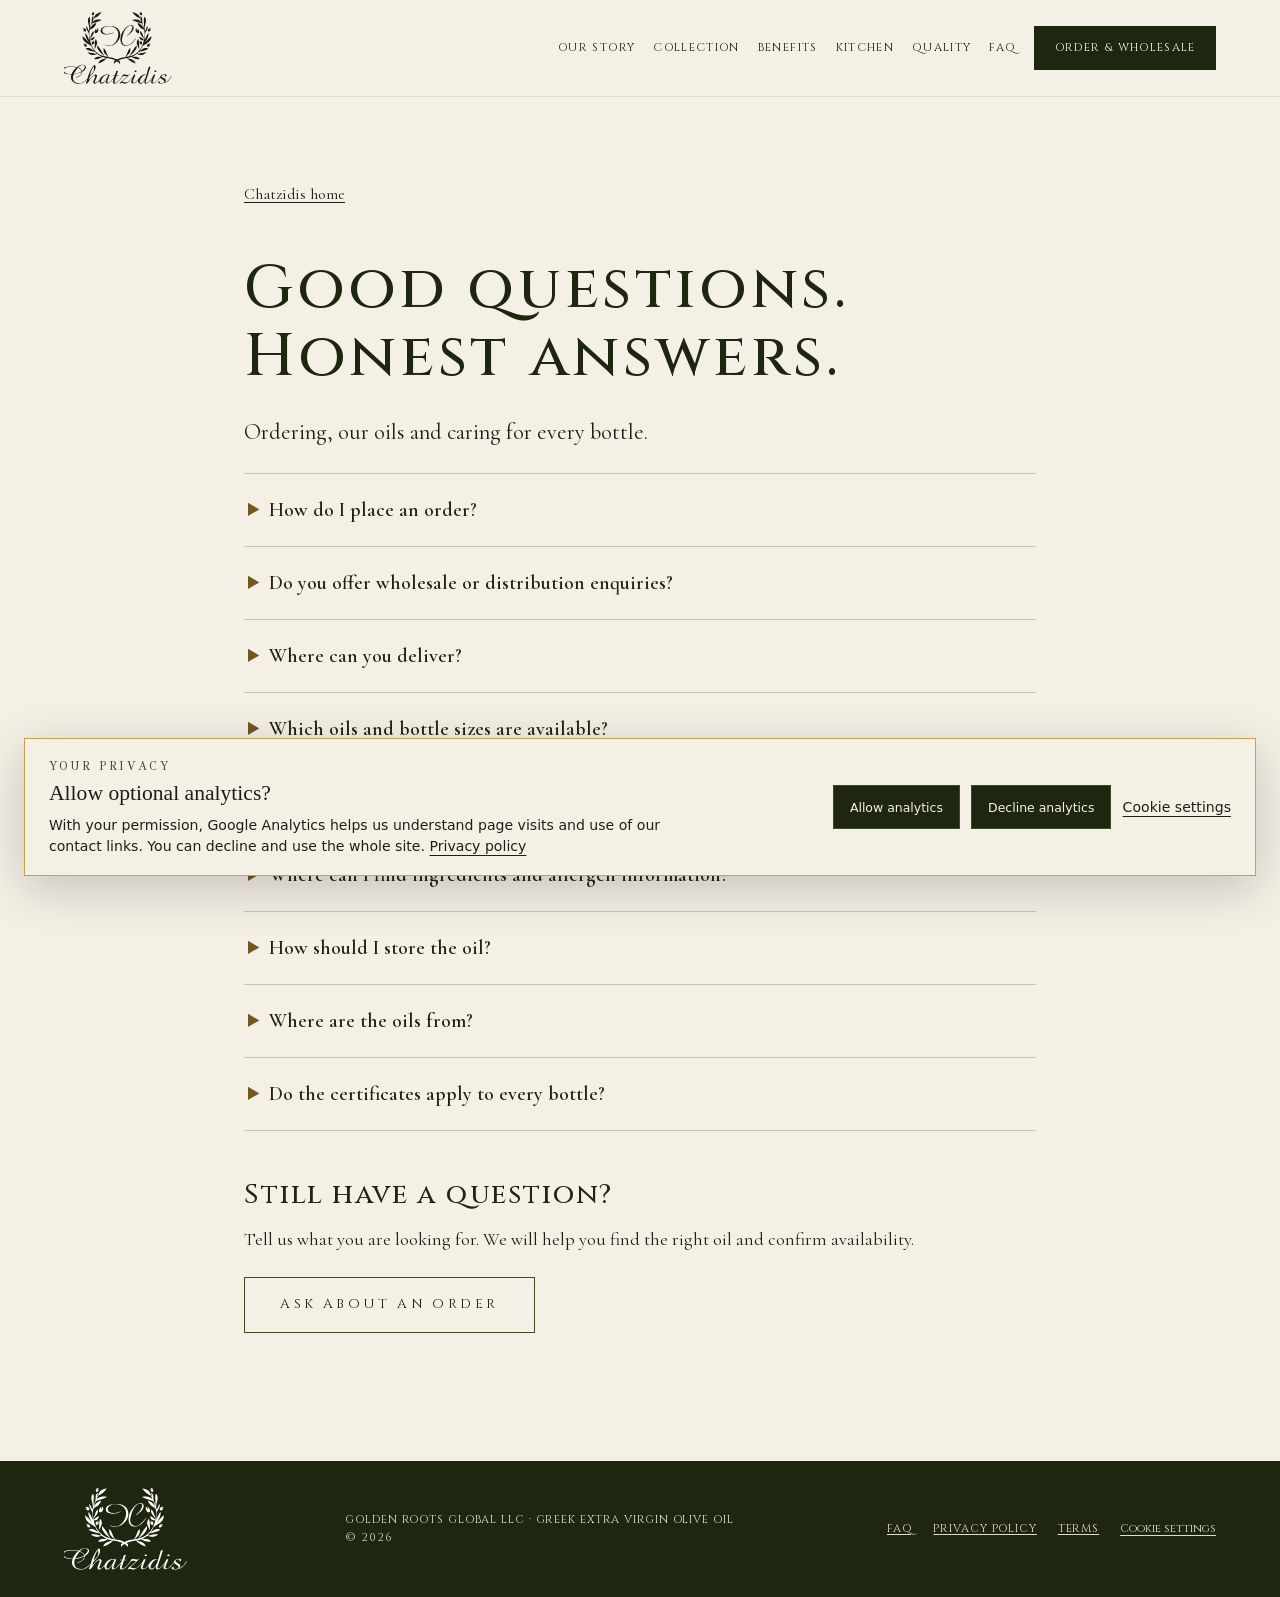
<file: faq.html>
<!DOCTYPE html>
<html lang="en"><head>
  <meta charset="UTF-8" /><meta name="viewport" content="width=device-width, initial-scale=1" />
  <title>Frequently Asked Questions | Chatzidis Olive Oil</title>
  <meta name="description" content="Find answers about Chatzidis olive oils, bottle sizes, ordering, wholesale, delivery enquiries, ingredients and storage." />
  <meta name="theme-color" content="#1f2610" />
  <meta name="referrer" content="strict-origin-when-cross-origin" />
  <meta name="robots" content="index, follow, max-image-preview:large" />
  <link rel="canonical" href="https://chatzidisglobal.com/faq.html" />
  <meta property="og:type" content="website" />
  <meta property="og:site_name" content="Chatzidis" />
  <meta property="og:locale" content="en_US" />
  <meta property="og:title" content="Frequently Asked Questions | Chatzidis Olive Oil" />
  <meta property="og:description" content="Find answers about Chatzidis olive oils, bottle sizes, ordering, wholesale, delivery enquiries, ingredients and storage." />
  <meta property="og:url" content="https://chatzidisglobal.com/faq.html" />
  <meta property="og:image" content="https://chatzidisglobal.com/assets/img/social-share.png" />
  <meta property="og:image:width" content="1200" />
  <meta property="og:image:height" content="630" />
  <meta property="og:image:alt" content="Chatzidis Greek olive oils: Early Harvest, Classic and Delicatessen" />
  <meta name="twitter:card" content="summary_large_image" />
  <meta name="twitter:title" content="Frequently Asked Questions | Chatzidis Olive Oil" />
  <meta name="twitter:description" content="Find answers about Chatzidis olive oils, bottle sizes, ordering, wholesale, delivery enquiries, ingredients and storage." />
  <meta name="twitter:image" content="https://chatzidisglobal.com/assets/img/social-share.png" />
  <meta name="twitter:image:alt" content="Chatzidis Greek olive oils: Early Harvest, Classic and Delicatessen" />
  <link rel="icon" href="favicon.svg" type="image/svg+xml" />
  <link rel="icon" href="favicon.ico" sizes="32x32" />
  <link rel="apple-touch-icon" href="apple-touch-icon.png" />
  <link rel="stylesheet" href="fonts.css?v=20260930-site" />
  <link rel="stylesheet" href="styles.css?v=20260930-motion" />
</head><body class="inner-page">
  <a class="skip-link" href="#main-content">Skip to content</a>
  <header class="nav solid" id="nav">
    <a href="./" class="brand" aria-label="Chatzidis home"><img class="brand-logo" src="assets/img/chatzidis-logo.svg" alt="Chatzidis" width="284" height="188" /></a>
    <nav class="nav-links" aria-label="Main navigation"><a href="./#story">Our Story</a>
<a href="./#collection">Collection</a>
<a href="./#benefits">Benefits</a>
<a href="./#kitchen">Kitchen</a>
<a href="./#certifications">Quality</a><a href="faq.html">FAQ</a><a href="./#contact" class="nav-cta">Order &amp; wholesale</a></nav>
    <details class="mobile-menu">
      <summary>Menu</summary>
      <nav aria-label="Mobile navigation"><a href="./#story">Our Story</a>
<a href="./#collection">Collection</a>
<a href="./#benefits">Benefits</a>
<a href="./#kitchen">Kitchen</a>
<a href="./#certifications">Quality</a><a href="faq.html">FAQ</a><a href="./#contact">Order &amp; wholesale</a></nav>
    </details>
    <a class="mobile-order" href="./#contact">Enquire</a>
  </header>
<main id="main-content" class="page-content" tabindex="-1"><a class="breadcrumb" href="./">Chatzidis home</a><h1>Good questions. Honest answers.</h1><p class="page-lead">Ordering, our oils and caring for every bottle.</p><details class="faq-item"><summary>How do I place an order?</summary><div><p>Email Golden Roots Global LLC or call +1 (786) 645-3841 with the oils and quantities you are interested in. We will discuss current availability, pricing and delivery options. There is no online checkout on this website.</p></div></details>
<details class="faq-item"><summary>Do you offer wholesale or distribution enquiries?</summary><div><p>Yes. Contact us with your business name, location, products of interest and estimated quantities so we can discuss wholesale or distribution opportunities.</p></div></details>
<details class="faq-item"><summary>Where can you deliver?</summary><div><p>Delivery availability and costs depend on the destination and order. Send us your city or postal code and requested quantities so we can confirm the options before you order.</p></div></details>
<details class="faq-item"><summary>Which oils and bottle sizes are available?</summary><div><p>Early Harvest and Classic Koroneiki extra virgin olive oils are presented in 500 ml bottles. The seven Delicatessen flavours—thyme, chilli pepper, lemon, oregano, basil, rosemary and garlic—are presented in 250 ml bottles. Ask us for current stock.</p></div></details>
<details class="faq-item"><summary>What is the difference between Early Harvest and Classic?</summary><div><p>Early Harvest is our signature square bottle, made from early-harvest Koroneiki olives and cold-extracted in Greece. Classic is our smooth, balanced Koroneiki extra virgin olive oil for salads, marinades, dipping and everyday cooking.</p></div></details>
<details class="faq-item"><summary>Where can I find ingredients and allergen information?</summary><div><p>Read the label on your specific bottle for ingredients, nutrition information, lot number and best-before date. If you have an allergy or dietary requirement, contact us for product-specific details before ordering or consuming an oil.</p></div></details>
<details class="faq-item"><summary>How should I store the oil?</summary><div><p>Keep bottles in a cool, dark place, away from heat and direct sunlight. Close the cap after use. Do not refrigerate, and follow the best-before information on the bottle.</p></div></details>
<details class="faq-item"><summary>Where are the oils from?</summary><div><p>Chatzidis celebrates Greek olive oil from Crete. Our Early Harvest and Classic oils use the Koroneiki variety. Product-specific origin details are shown on the bottle.</p></div></details>
<details class="faq-item"><summary>Do the certificates apply to every bottle?</summary><div><p>Certificates cover the facility, activity or product stated in each document. They do not automatically apply to every oil in the collection. The website identifies the expired DIO organic certificate as archived; contact us for current, product-specific documentation.</p></div></details><div class="page-cta"><h2>Still have a question?</h2><p>Tell us what you are looking for. We will help you find the right oil and confirm availability.</p><a class="btn btn-dark" href="./#contact">Ask about an order</a></div></main>
  <footer class="footer">
    <a href="./" class="brand-foot" aria-label="Chatzidis home"><img src="assets/img/chatzidis-logo.svg" alt="Chatzidis" width="284" height="188" loading="lazy" /></a>
    <span>Golden Roots Global LLC · Greek Extra Virgin Olive Oil<br/>© 2026</span>
    <nav class="footer-links" aria-label="Footer navigation">
      <a href="faq.html">FAQ</a><a href="privacy.html">Privacy policy</a><a href="terms.html">Terms</a>
      <button type="button" class="cookie-settings-link" data-cookie-settings hidden>Cookie settings</button>
    </nav>
  </footer>
  <section class="cookie-banner" id="cookie-banner" aria-labelledby="cookie-title" hidden>
    <div><p class="eyebrow">Your privacy</p><h2 id="cookie-title">Allow optional analytics?</h2>
      <p>With your permission, Google Analytics helps us understand page visits and use of our contact links. You can decline and use the whole site. <a href="privacy.html" class="text-link">Privacy policy</a></p></div>
    <div class="cookie-actions">
      <button type="button" class="cookie-button" data-cookie-choice="accepted">Allow analytics</button>
      <button type="button" class="cookie-button" data-cookie-choice="necessary">Decline analytics</button>
      <button type="button" class="cookie-settings-link" data-cookie-settings>Cookie settings</button>
    </div>
  </section>
  <dialog class="cookie-dialog" id="cookie-dialog" aria-labelledby="cookie-dialog-title" aria-describedby="cookie-description">
    <form method="dialog"><button type="submit" class="cookie-close" aria-label="Close cookie settings" autofocus>×</button></form>
    <p class="eyebrow">Your privacy</p><h2 id="cookie-dialog-title">Cookie settings</h2>
    <p id="cookie-description">You can change your choice here at any time. <a class="text-link" href="privacy.html">Read our privacy policy</a>.</p>
    <div class="cookie-category"><h3>Necessary <span>Always available</span></h3><p>The <code>chatzidis_consent</code> cookie remembers a saved choice for 180 days. It contains no name or contact information.</p></div>
    <div class="cookie-category"><h3>Analytics <span data-analytics-label>Not enabled</span></h3><p data-analytics-description>Optional analytics is currently disabled. This site does not load advertising trackers.</p></div>
    <div class="cookie-actions"><button type="button" class="cookie-button" data-cookie-choice="accepted" data-analytics-only hidden>Allow analytics</button><button type="button" class="cookie-button" data-cookie-choice="necessary" data-decline-label>Save necessary only</button></div>
  </dialog>
  <script src="site-config.js?v=20260930-site" defer></script>
  <script src="analytics.js?v=20260930-site" defer></script>
  <script src="cookies.js?v=20260930-site" defer></script>
  <script src="site.js?v=20260930-site" defer></script>

</body></html>
</file>
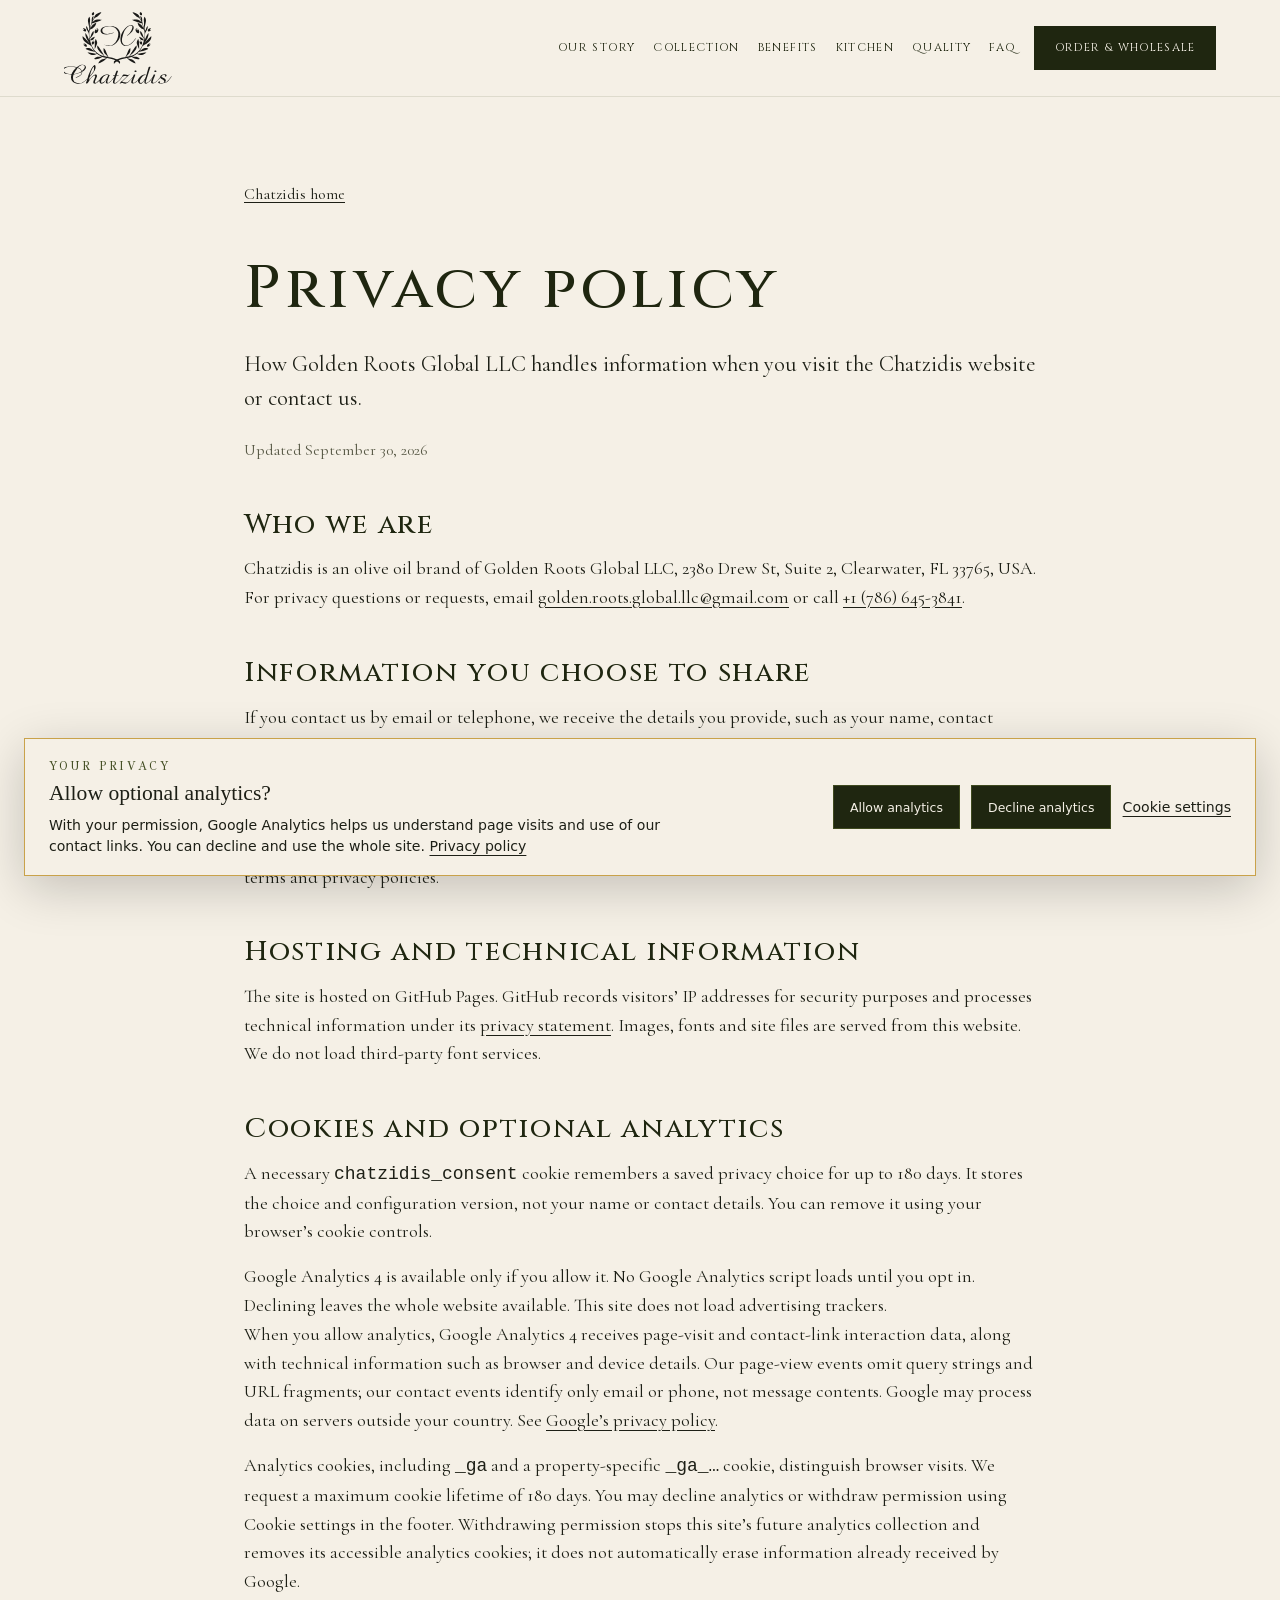
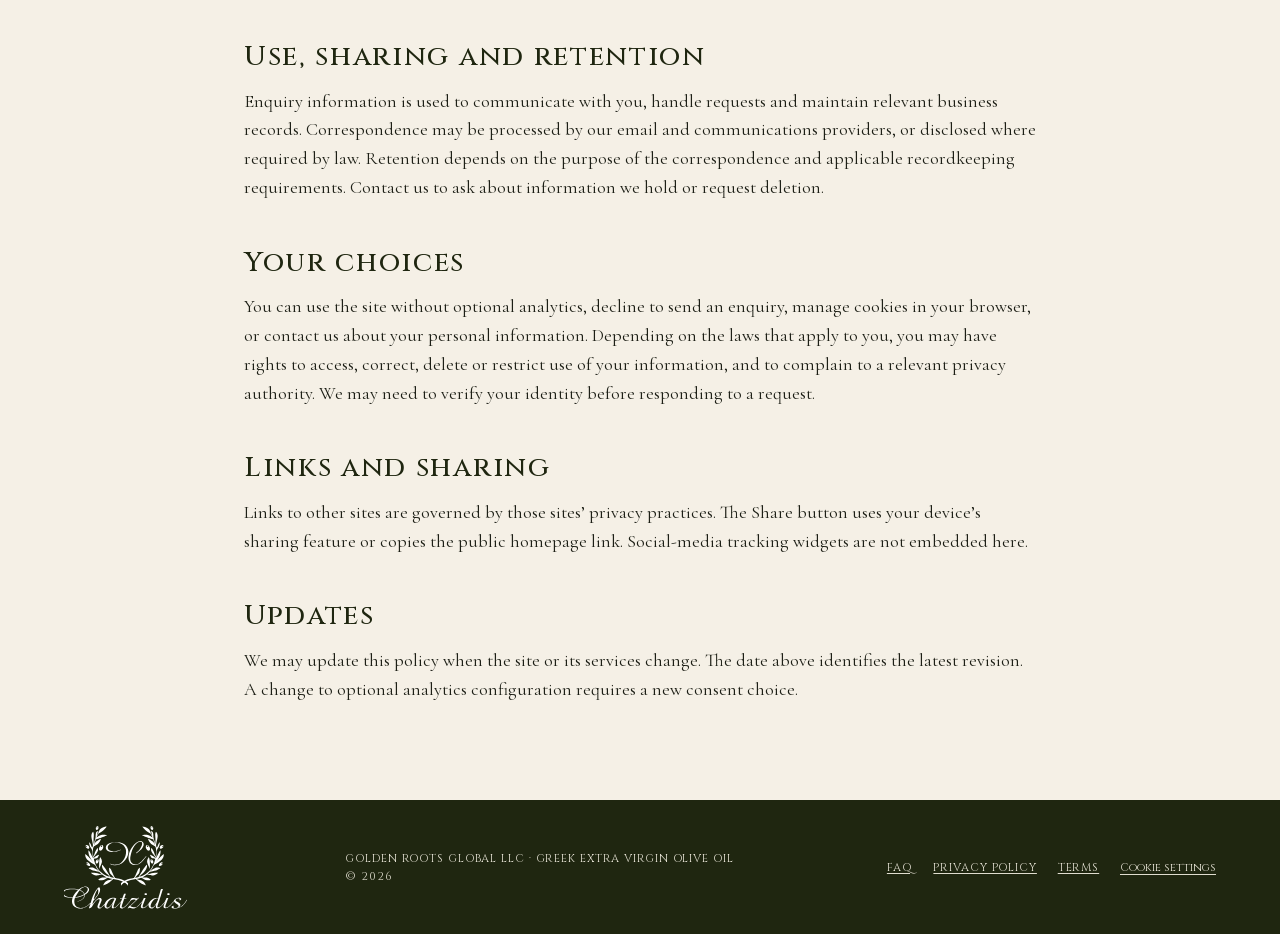
<file: privacy.html>
<!DOCTYPE html>
<html lang="en"><head>
  <meta charset="UTF-8" /><meta name="viewport" content="width=device-width, initial-scale=1" />
  <title>Privacy Policy | Chatzidis</title>
  <meta name="description" content="Learn how Golden Roots Global LLC handles website visits, enquiries, cookies and optional analytics on the Chatzidis website." />
  <meta name="theme-color" content="#1f2610" />
  <meta name="referrer" content="strict-origin-when-cross-origin" />
  <meta name="robots" content="index, follow, max-image-preview:large" />
  <link rel="canonical" href="https://chatzidisglobal.com/privacy.html" />
  <meta property="og:type" content="website" />
  <meta property="og:site_name" content="Chatzidis" />
  <meta property="og:locale" content="en_US" />
  <meta property="og:title" content="Privacy Policy | Chatzidis" />
  <meta property="og:description" content="Learn how Golden Roots Global LLC handles website visits, enquiries, cookies and optional analytics on the Chatzidis website." />
  <meta property="og:url" content="https://chatzidisglobal.com/privacy.html" />
  <meta property="og:image" content="https://chatzidisglobal.com/assets/img/social-share.png" />
  <meta property="og:image:width" content="1200" />
  <meta property="og:image:height" content="630" />
  <meta property="og:image:alt" content="Chatzidis Greek olive oils: Early Harvest, Classic and Delicatessen" />
  <meta name="twitter:card" content="summary_large_image" />
  <meta name="twitter:title" content="Privacy Policy | Chatzidis" />
  <meta name="twitter:description" content="Learn how Golden Roots Global LLC handles website visits, enquiries, cookies and optional analytics on the Chatzidis website." />
  <meta name="twitter:image" content="https://chatzidisglobal.com/assets/img/social-share.png" />
  <meta name="twitter:image:alt" content="Chatzidis Greek olive oils: Early Harvest, Classic and Delicatessen" />
  <link rel="icon" href="favicon.svg" type="image/svg+xml" />
  <link rel="icon" href="favicon.ico" sizes="32x32" />
  <link rel="apple-touch-icon" href="apple-touch-icon.png" />
  <link rel="stylesheet" href="fonts.css?v=20260930-site" />
  <link rel="stylesheet" href="styles.css?v=20260930-motion" />
</head><body class="inner-page">
  <a class="skip-link" href="#main-content">Skip to content</a>
  <header class="nav solid" id="nav">
    <a href="./" class="brand" aria-label="Chatzidis home"><img class="brand-logo" src="assets/img/chatzidis-logo.svg" alt="Chatzidis" width="284" height="188" /></a>
    <nav class="nav-links" aria-label="Main navigation"><a href="./#story">Our Story</a>
<a href="./#collection">Collection</a>
<a href="./#benefits">Benefits</a>
<a href="./#kitchen">Kitchen</a>
<a href="./#certifications">Quality</a><a href="faq.html">FAQ</a><a href="./#contact" class="nav-cta">Order &amp; wholesale</a></nav>
    <details class="mobile-menu">
      <summary>Menu</summary>
      <nav aria-label="Mobile navigation"><a href="./#story">Our Story</a>
<a href="./#collection">Collection</a>
<a href="./#benefits">Benefits</a>
<a href="./#kitchen">Kitchen</a>
<a href="./#certifications">Quality</a><a href="faq.html">FAQ</a><a href="./#contact">Order &amp; wholesale</a></nav>
    </details>
    <a class="mobile-order" href="./#contact">Enquire</a>
  </header>
<main id="main-content" class="page-content" tabindex="-1"><a class="breadcrumb" href="./">Chatzidis home</a><h1>Privacy policy</h1><p class="page-lead">How Golden Roots Global LLC handles information when you visit the Chatzidis website or contact us.</p>
<p class="updated">Updated September 30, 2026</p>
<h2>Who we are</h2><p>Chatzidis is an olive oil brand of Golden Roots Global LLC, 2380 Drew St, Suite 2, Clearwater, FL 33765, USA. For privacy questions or requests, email <a href="mailto:golden.roots.global.llc@gmail.com">golden.roots.global.llc@gmail.com</a> or call <a href="tel:+17866453841">+1 (786) 645-3841</a>.</p>
<h2>Information you choose to share</h2><p>If you contact us by email or telephone, we receive the details you provide, such as your name, contact information, business details and enquiry. We use this information to respond and discuss your request or order. Please do not send payment-card details or other sensitive information by email.</p><p>This website has no customer accounts, online checkout or payment collection. Email links open your own email application; an email is sent only when you send it. Email providers process messages under their own terms and privacy policies.</p>
<h2>Hosting and technical information</h2><p>The site is hosted on GitHub Pages. GitHub records visitors’ IP addresses for security purposes and processes technical information under its <a href="https://docs.github.com/en/site-policy/privacy-policies/github-general-privacy-statement">privacy statement</a>. Images, fonts and site files are served from this website. We do not load third-party font services.</p>
<h2>Cookies and optional analytics</h2><p>A necessary <code>chatzidis_consent</code> cookie remembers a saved privacy choice for up to 180 days. It stores the choice and configuration version, not your name or contact details. You can remove it using your browser’s cookie controls.</p><p data-privacy-analytics>Google Analytics 4 is available only if you allow it. No Google Analytics script loads until you opt in. Declining leaves the whole website available. This site does not load advertising trackers.</p>
<div><p>When you allow analytics, Google Analytics 4 receives page-visit and contact-link interaction data, along with technical information such as browser and device details. Our page-view events omit query strings and URL fragments; our contact events identify only email or phone, not message contents. Google may process data on servers outside your country. See <a href="https://policies.google.com/privacy">Google’s privacy policy</a>.</p><p>Analytics cookies, including <code>_ga</code> and a property-specific <code>_ga_…</code> cookie, distinguish browser visits. We request a maximum cookie lifetime of 180 days. You may decline analytics or withdraw permission using Cookie settings in the footer. Withdrawing permission stops this site’s future analytics collection and removes its accessible analytics cookies; it does not automatically erase information already received by Google.</p></div>
<h2>Use, sharing and retention</h2><p>Enquiry information is used to communicate with you, handle requests and maintain relevant business records. Correspondence may be processed by our email and communications providers, or disclosed where required by law. Retention depends on the purpose of the correspondence and applicable recordkeeping requirements. Contact us to ask about information we hold or request deletion.</p>
<h2>Your choices</h2><p>You can use the site without optional analytics, decline to send an enquiry, manage cookies in your browser, or contact us about your personal information. Depending on the laws that apply to you, you may have rights to access, correct, delete or restrict use of your information, and to complain to a relevant privacy authority. We may need to verify your identity before responding to a request.</p>
<h2>Links and sharing</h2><p>Links to other sites are governed by those sites’ privacy practices. The Share button uses your device’s sharing feature or copies the public homepage link. Social-media tracking widgets are not embedded here.</p>
<h2>Updates</h2><p>We may update this policy when the site or its services change. The date above identifies the latest revision. A change to optional analytics configuration requires a new consent choice.</p></main>
  <footer class="footer">
    <a href="./" class="brand-foot" aria-label="Chatzidis home"><img src="assets/img/chatzidis-logo.svg" alt="Chatzidis" width="284" height="188" loading="lazy" /></a>
    <span>Golden Roots Global LLC · Greek Extra Virgin Olive Oil<br/>© 2026</span>
    <nav class="footer-links" aria-label="Footer navigation">
      <a href="faq.html">FAQ</a><a href="privacy.html">Privacy policy</a><a href="terms.html">Terms</a>
      <button type="button" class="cookie-settings-link" data-cookie-settings hidden>Cookie settings</button>
    </nav>
  </footer>
  <section class="cookie-banner" id="cookie-banner" aria-labelledby="cookie-title" hidden>
    <div><p class="eyebrow">Your privacy</p><h2 id="cookie-title">Allow optional analytics?</h2>
      <p>With your permission, Google Analytics helps us understand page visits and use of our contact links. You can decline and use the whole site. <a href="privacy.html" class="text-link">Privacy policy</a></p></div>
    <div class="cookie-actions">
      <button type="button" class="cookie-button" data-cookie-choice="accepted">Allow analytics</button>
      <button type="button" class="cookie-button" data-cookie-choice="necessary">Decline analytics</button>
      <button type="button" class="cookie-settings-link" data-cookie-settings>Cookie settings</button>
    </div>
  </section>
  <dialog class="cookie-dialog" id="cookie-dialog" aria-labelledby="cookie-dialog-title" aria-describedby="cookie-description">
    <form method="dialog"><button type="submit" class="cookie-close" aria-label="Close cookie settings" autofocus>×</button></form>
    <p class="eyebrow">Your privacy</p><h2 id="cookie-dialog-title">Cookie settings</h2>
    <p id="cookie-description">You can change your choice here at any time. <a class="text-link" href="privacy.html">Read our privacy policy</a>.</p>
    <div class="cookie-category"><h3>Necessary <span>Always available</span></h3><p>The <code>chatzidis_consent</code> cookie remembers a saved choice for 180 days. It contains no name or contact information.</p></div>
    <div class="cookie-category"><h3>Analytics <span data-analytics-label>Not enabled</span></h3><p data-analytics-description>Optional analytics is currently disabled. This site does not load advertising trackers.</p></div>
    <div class="cookie-actions"><button type="button" class="cookie-button" data-cookie-choice="accepted" data-analytics-only hidden>Allow analytics</button><button type="button" class="cookie-button" data-cookie-choice="necessary" data-decline-label>Save necessary only</button></div>
  </dialog>
  <script src="site-config.js?v=20260930-site" defer></script>
  <script src="analytics.js?v=20260930-site" defer></script>
  <script src="cookies.js?v=20260930-site" defer></script>
  <script src="site.js?v=20260930-site" defer></script>

</body></html>
</file>
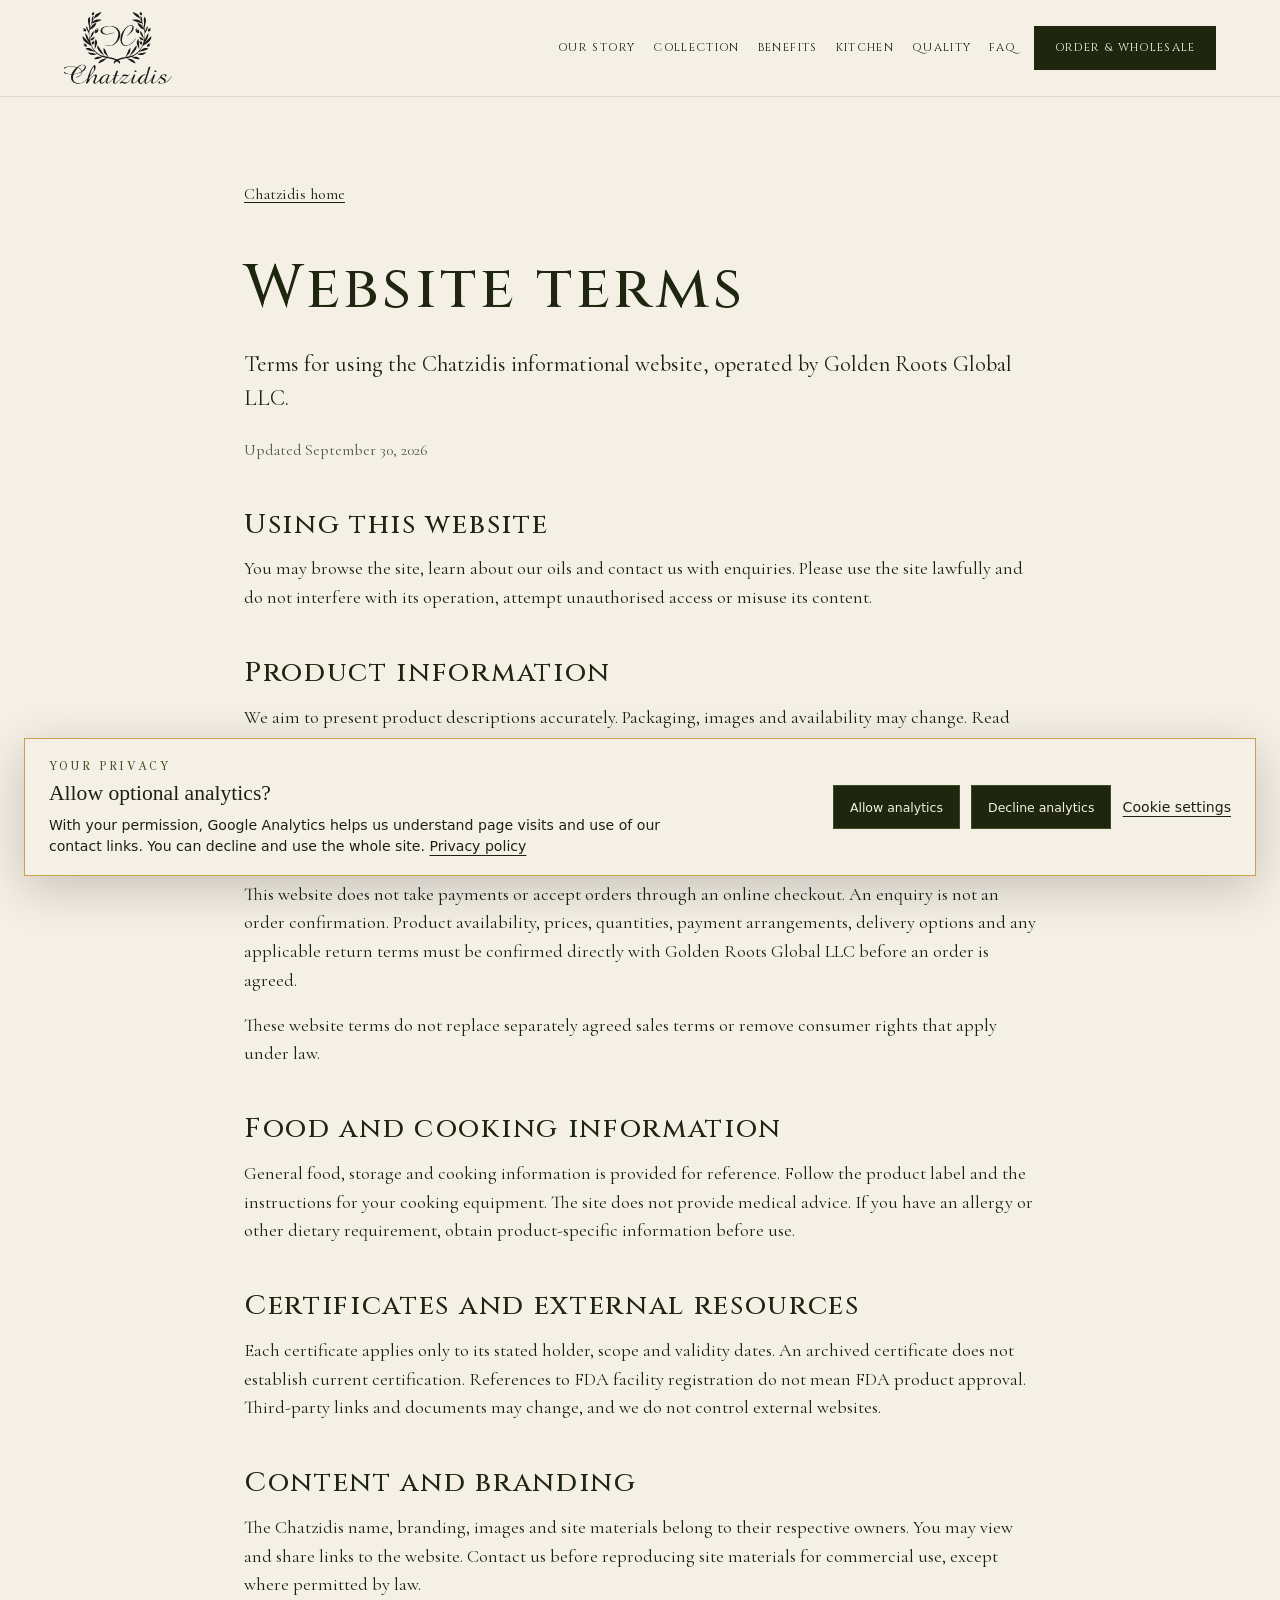
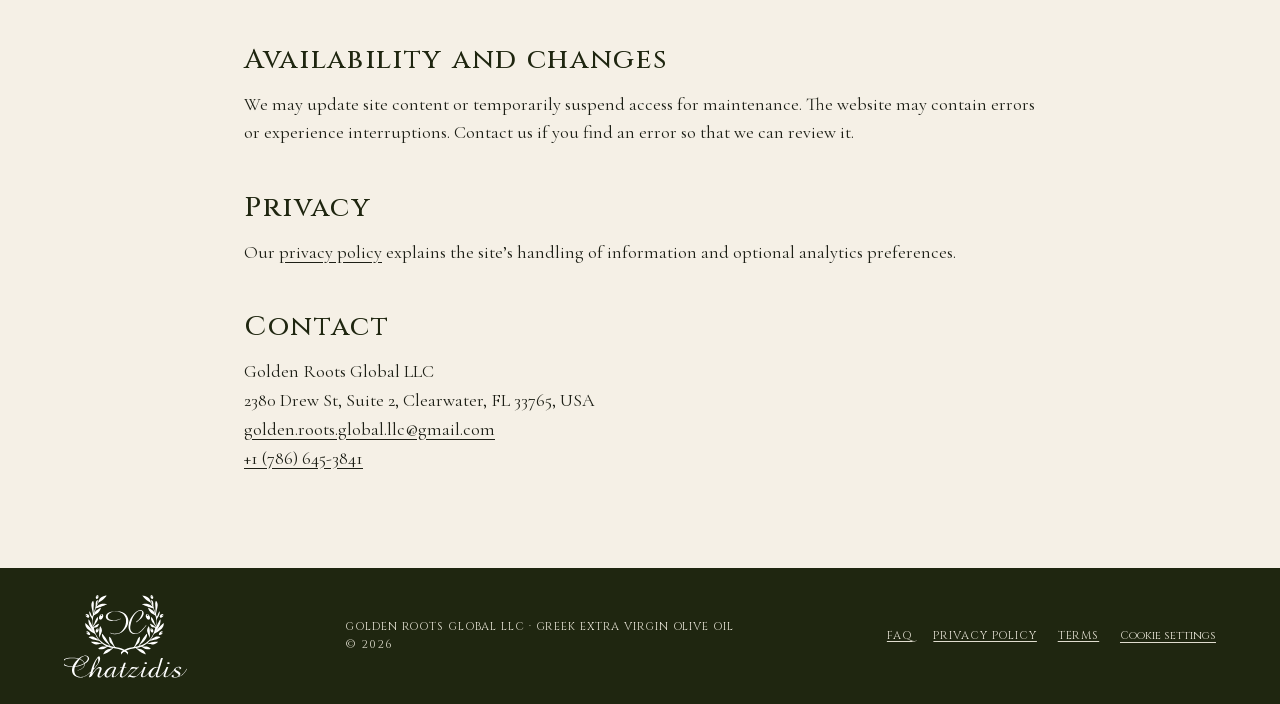
<file: terms.html>
<!DOCTYPE html>
<html lang="en"><head>
  <meta charset="UTF-8" /><meta name="viewport" content="width=device-width, initial-scale=1" />
  <title>Website Terms | Chatzidis</title>
  <meta name="description" content="Read the terms for using the Chatzidis website, including product information, order enquiries, certificates and website content." />
  <meta name="theme-color" content="#1f2610" />
  <meta name="referrer" content="strict-origin-when-cross-origin" />
  <meta name="robots" content="index, follow, max-image-preview:large" />
  <link rel="canonical" href="https://chatzidisglobal.com/terms.html" />
  <meta property="og:type" content="website" />
  <meta property="og:site_name" content="Chatzidis" />
  <meta property="og:locale" content="en_US" />
  <meta property="og:title" content="Website Terms | Chatzidis" />
  <meta property="og:description" content="Read the terms for using the Chatzidis website, including product information, order enquiries, certificates and website content." />
  <meta property="og:url" content="https://chatzidisglobal.com/terms.html" />
  <meta property="og:image" content="https://chatzidisglobal.com/assets/img/social-share.png" />
  <meta property="og:image:width" content="1200" />
  <meta property="og:image:height" content="630" />
  <meta property="og:image:alt" content="Chatzidis Greek olive oils: Early Harvest, Classic and Delicatessen" />
  <meta name="twitter:card" content="summary_large_image" />
  <meta name="twitter:title" content="Website Terms | Chatzidis" />
  <meta name="twitter:description" content="Read the terms for using the Chatzidis website, including product information, order enquiries, certificates and website content." />
  <meta name="twitter:image" content="https://chatzidisglobal.com/assets/img/social-share.png" />
  <meta name="twitter:image:alt" content="Chatzidis Greek olive oils: Early Harvest, Classic and Delicatessen" />
  <link rel="icon" href="favicon.svg" type="image/svg+xml" />
  <link rel="icon" href="favicon.ico" sizes="32x32" />
  <link rel="apple-touch-icon" href="apple-touch-icon.png" />
  <link rel="stylesheet" href="fonts.css?v=20260930-site" />
  <link rel="stylesheet" href="styles.css?v=20260930-motion" />
</head><body class="inner-page">
  <a class="skip-link" href="#main-content">Skip to content</a>
  <header class="nav solid" id="nav">
    <a href="./" class="brand" aria-label="Chatzidis home"><img class="brand-logo" src="assets/img/chatzidis-logo.svg" alt="Chatzidis" width="284" height="188" /></a>
    <nav class="nav-links" aria-label="Main navigation"><a href="./#story">Our Story</a>
<a href="./#collection">Collection</a>
<a href="./#benefits">Benefits</a>
<a href="./#kitchen">Kitchen</a>
<a href="./#certifications">Quality</a><a href="faq.html">FAQ</a><a href="./#contact" class="nav-cta">Order &amp; wholesale</a></nav>
    <details class="mobile-menu">
      <summary>Menu</summary>
      <nav aria-label="Mobile navigation"><a href="./#story">Our Story</a>
<a href="./#collection">Collection</a>
<a href="./#benefits">Benefits</a>
<a href="./#kitchen">Kitchen</a>
<a href="./#certifications">Quality</a><a href="faq.html">FAQ</a><a href="./#contact">Order &amp; wholesale</a></nav>
    </details>
    <a class="mobile-order" href="./#contact">Enquire</a>
  </header>
<main id="main-content" class="page-content" tabindex="-1"><a class="breadcrumb" href="./">Chatzidis home</a><h1>Website terms</h1><p class="page-lead">Terms for using the Chatzidis informational website, operated by Golden Roots Global LLC.</p><p class="updated">Updated September 30, 2026</p>
<h2>Using this website</h2><p>You may browse the site, learn about our oils and contact us with enquiries. Please use the site lawfully and do not interfere with its operation, attempt unauthorised access or misuse its content.</p>
<h2>Product information</h2><p>We aim to present product descriptions accurately. Packaging, images and availability may change. Read the label on the product you receive for ingredients, nutrition, allergens, quantity, storage instructions and best-before information. Contact us if you need clarification before ordering.</p>
<h2>Orders, pricing and delivery</h2><p>This website does not take payments or accept orders through an online checkout. An enquiry is not an order confirmation. Product availability, prices, quantities, payment arrangements, delivery options and any applicable return terms must be confirmed directly with Golden Roots Global LLC before an order is agreed.</p><p>These website terms do not replace separately agreed sales terms or remove consumer rights that apply under law.</p>
<h2>Food and cooking information</h2><p>General food, storage and cooking information is provided for reference. Follow the product label and the instructions for your cooking equipment. The site does not provide medical advice. If you have an allergy or other dietary requirement, obtain product-specific information before use.</p>
<h2>Certificates and external resources</h2><p>Each certificate applies only to its stated holder, scope and validity dates. An archived certificate does not establish current certification. References to FDA facility registration do not mean FDA product approval. Third-party links and documents may change, and we do not control external websites.</p>
<h2>Content and branding</h2><p>The Chatzidis name, branding, images and site materials belong to their respective owners. You may view and share links to the website. Contact us before reproducing site materials for commercial use, except where permitted by law.</p>
<h2>Availability and changes</h2><p>We may update site content or temporarily suspend access for maintenance. The website may contain errors or experience interruptions. Contact us if you find an error so that we can review it.</p>
<h2>Privacy</h2><p>Our <a href="privacy.html">privacy policy</a> explains the site’s handling of information and optional analytics preferences.</p>
<h2>Contact</h2><p>Golden Roots Global LLC<br/>2380 Drew St, Suite 2, Clearwater, FL 33765, USA<br/><a href="mailto:golden.roots.global.llc@gmail.com">golden.roots.global.llc@gmail.com</a><br/><a href="tel:+17866453841">+1 (786) 645-3841</a></p></main>
  <footer class="footer">
    <a href="./" class="brand-foot" aria-label="Chatzidis home"><img src="assets/img/chatzidis-logo.svg" alt="Chatzidis" width="284" height="188" loading="lazy" /></a>
    <span>Golden Roots Global LLC · Greek Extra Virgin Olive Oil<br/>© 2026</span>
    <nav class="footer-links" aria-label="Footer navigation">
      <a href="faq.html">FAQ</a><a href="privacy.html">Privacy policy</a><a href="terms.html">Terms</a>
      <button type="button" class="cookie-settings-link" data-cookie-settings hidden>Cookie settings</button>
    </nav>
  </footer>
  <section class="cookie-banner" id="cookie-banner" aria-labelledby="cookie-title" hidden>
    <div><p class="eyebrow">Your privacy</p><h2 id="cookie-title">Allow optional analytics?</h2>
      <p>With your permission, Google Analytics helps us understand page visits and use of our contact links. You can decline and use the whole site. <a href="privacy.html" class="text-link">Privacy policy</a></p></div>
    <div class="cookie-actions">
      <button type="button" class="cookie-button" data-cookie-choice="accepted">Allow analytics</button>
      <button type="button" class="cookie-button" data-cookie-choice="necessary">Decline analytics</button>
      <button type="button" class="cookie-settings-link" data-cookie-settings>Cookie settings</button>
    </div>
  </section>
  <dialog class="cookie-dialog" id="cookie-dialog" aria-labelledby="cookie-dialog-title" aria-describedby="cookie-description">
    <form method="dialog"><button type="submit" class="cookie-close" aria-label="Close cookie settings" autofocus>×</button></form>
    <p class="eyebrow">Your privacy</p><h2 id="cookie-dialog-title">Cookie settings</h2>
    <p id="cookie-description">You can change your choice here at any time. <a class="text-link" href="privacy.html">Read our privacy policy</a>.</p>
    <div class="cookie-category"><h3>Necessary <span>Always available</span></h3><p>The <code>chatzidis_consent</code> cookie remembers a saved choice for 180 days. It contains no name or contact information.</p></div>
    <div class="cookie-category"><h3>Analytics <span data-analytics-label>Not enabled</span></h3><p data-analytics-description>Optional analytics is currently disabled. This site does not load advertising trackers.</p></div>
    <div class="cookie-actions"><button type="button" class="cookie-button" data-cookie-choice="accepted" data-analytics-only hidden>Allow analytics</button><button type="button" class="cookie-button" data-cookie-choice="necessary" data-decline-label>Save necessary only</button></div>
  </dialog>
  <script src="site-config.js?v=20260930-site" defer></script>
  <script src="analytics.js?v=20260930-site" defer></script>
  <script src="cookies.js?v=20260930-site" defer></script>
  <script src="site.js?v=20260930-site" defer></script>

</body></html>
</file>
<file: fonts.css>
@font-face {
  font-family: 'Cinzel';
  font-style: normal;
  font-weight: 400 700;
  font-display: swap;
  src: url(assets/fonts/cinzel-normal-latin-ext.woff2) format('woff2');
  unicode-range: U+0100-02BA, U+02BD-02C5, U+02C7-02CC, U+02CE-02D7, U+02DD-02FF, U+0304, U+0308, U+0329, U+1D00-1DBF, U+1E00-1E9F, U+1EF2-1EFF, U+2020, U+20A0-20AB, U+20AD-20C0, U+2113, U+2C60-2C7F, U+A720-A7FF;
}
@font-face {
  font-family: 'Cinzel';
  font-style: normal;
  font-weight: 400 700;
  font-display: swap;
  src: url(assets/fonts/cinzel-normal-latin.woff2) format('woff2');
  unicode-range: U+0000-00FF, U+0131, U+0152-0153, U+02BB-02BC, U+02C6, U+02DA, U+02DC, U+0304, U+0308, U+0329, U+2000-206F, U+20AC, U+2122, U+2191, U+2193, U+2212, U+2215, U+FEFF, U+FFFD;
}
@font-face {
  font-family: 'Cormorant Garamond';
  font-style: italic;
  font-weight: 400 500;
  font-display: swap;
  src: url(assets/fonts/cormorant-garamond-italic-latin-ext.woff2) format('woff2');
  unicode-range: U+0100-02BA, U+02BD-02C5, U+02C7-02CC, U+02CE-02D7, U+02DD-02FF, U+0304, U+0308, U+0329, U+1D00-1DBF, U+1E00-1E9F, U+1EF2-1EFF, U+2020, U+20A0-20AB, U+20AD-20C0, U+2113, U+2C60-2C7F, U+A720-A7FF;
}
@font-face {
  font-family: 'Cormorant Garamond';
  font-style: italic;
  font-weight: 400 500;
  font-display: swap;
  src: url(assets/fonts/cormorant-garamond-italic-latin.woff2) format('woff2');
  unicode-range: U+0000-00FF, U+0131, U+0152-0153, U+02BB-02BC, U+02C6, U+02DA, U+02DC, U+0304, U+0308, U+0329, U+2000-206F, U+20AC, U+2122, U+2191, U+2193, U+2212, U+2215, U+FEFF, U+FFFD;
}
@font-face {
  font-family: 'Cormorant Garamond';
  font-style: normal;
  font-weight: 400 600;
  font-display: swap;
  src: url(assets/fonts/cormorant-garamond-normal-latin-ext.woff2) format('woff2');
  unicode-range: U+0100-02BA, U+02BD-02C5, U+02C7-02CC, U+02CE-02D7, U+02DD-02FF, U+0304, U+0308, U+0329, U+1D00-1DBF, U+1E00-1E9F, U+1EF2-1EFF, U+2020, U+20A0-20AB, U+20AD-20C0, U+2113, U+2C60-2C7F, U+A720-A7FF;
}
@font-face {
  font-family: 'Cormorant Garamond';
  font-style: normal;
  font-weight: 400 600;
  font-display: swap;
  src: url(assets/fonts/cormorant-garamond-normal-latin.woff2) format('woff2');
  unicode-range: U+0000-00FF, U+0131, U+0152-0153, U+02BB-02BC, U+02C6, U+02DA, U+02DC, U+0304, U+0308, U+0329, U+2000-206F, U+20AC, U+2122, U+2191, U+2193, U+2212, U+2215, U+FEFF, U+FFFD;
}
@font-face {
  font-family: 'GFS Didot';
  font-style: normal;
  font-weight: 400;
  font-display: swap;
  src: url(assets/fonts/gfs-didot-normal-greek-ext.woff2) format('woff2');
  unicode-range: U+1F00-1FFF;
}
@font-face {
  font-family: 'GFS Didot';
  font-style: normal;
  font-weight: 400;
  font-display: swap;
  src: url(assets/fonts/gfs-didot-normal-greek.woff2) format('woff2');
  unicode-range: U+0370-0377, U+037A-037F, U+0384-038A, U+038C, U+038E-03A1, U+03A3-03FF;
}
@font-face {
  font-family: 'GFS Didot';
  font-style: normal;
  font-weight: 400;
  font-display: swap;
  src: url(assets/fonts/gfs-didot-normal-latin.woff2) format('woff2');
  unicode-range: U+0000-00FF, U+0131, U+0152-0153, U+02BB-02BC, U+02C6, U+02DA, U+02DC, U+0304, U+0308, U+0329, U+2000-206F, U+20AC, U+2122, U+2191, U+2193, U+2212, U+2215, U+FEFF, U+FFFD;
}
</file>
<file: styles.css>
:root {
  --marble: #f5f0e6;
  --marble-2: #ebe3d3;
  --ink: #1d1f16;
  --olive: #3f4a1f;
  --olive-deep: #1f2610;
  --leaf: #8fae3b;
  --gold: #c9a24a;
  --gold-soft: #e3c77e;
  --aegean: #1f4e79;
  --terracotta: #b5623c;

  --display: "Cinzel", "Trajan Pro", serif;
  --deco: "Cinzel Decorative", "Cinzel", serif;
  --greek: "GFS Didot", "Cormorant Garamond", serif;
  --body: "Cormorant Garamond", Georgia, serif;

  --gutter: clamp(16px, 5vw, 72px);
}

* { box-sizing: border-box; margin: 0; padding: 0; }
html { scroll-behavior: smooth; }
body {
  background: var(--marble);
  color: var(--ink);
  font-family: var(--body);
  font-size: clamp(18px, 1.25vw, 21px);
  line-height: 1.6;
  overflow-x: hidden;
  -webkit-font-smoothing: antialiased;
}
img { display: block; max-width: 100%; }
a { color: inherit; text-decoration: none; }

h1, h2, h3 { font-family: var(--display); font-weight: 500; letter-spacing: .06em; line-height: 1.12; }
h2 { font-size: clamp(2rem, 4.2vw, 3.6rem); }
h3 { font-size: 1.35rem; letter-spacing: .1em; }
.greek { font-family: var(--greek); letter-spacing: .04em; }
.eyebrow {
  font-family: var(--greek);
  font-size: .95rem;
  letter-spacing: .22em;
  text-transform: uppercase;
  color: var(--gold);
  margin-bottom: 1rem;
}
.numeral { font-family: var(--display); color: var(--gold); letter-spacing: .3em; }

.btn {
  display: inline-block;
  font-family: var(--display);
  font-size: .85rem;
  letter-spacing: .25em;
  text-transform: uppercase;
  padding: 1rem 2.2rem;
  border: 1px solid var(--gold);
  color: var(--gold-soft);
  background: rgba(20, 22, 10, .25);
  backdrop-filter: blur(4px);
  transition: background .4s, color .4s;
}
.btn:hover { background: var(--gold); color: var(--olive-deep); }
.btn-dark { color: var(--olive-deep); background: transparent; border-color: var(--olive); }
.btn-dark:hover { background: var(--olive); color: var(--marble); }

/* ---------- Nav ---------- */
.nav {
  position: fixed; inset: 0 0 auto 0; z-index: 50;
  display: flex; align-items: center; justify-content: space-between;
  padding: 1.1rem var(--gutter);
  color: var(--marble);
  transition: background .5s, color .5s, padding .5s;
}
.nav.solid {
  background: rgba(245, 240, 230, .92);
  backdrop-filter: blur(10px);
  color: var(--olive-deep);
  padding-block: .7rem;
  box-shadow: 0 1px 0 rgba(63, 74, 31, .12);
}
.brand { display: flex; align-items: center; flex-shrink: 0; }
.brand-logo { display: block; width: 112px; height: auto; filter: brightness(0) invert(1); transition: filter .5s; }
.nav.solid .brand-logo { filter: none; }
.nav-links { display: flex; gap: 2.2rem; font-family: var(--display); font-size: .78rem; letter-spacing: .22em; text-transform: uppercase; align-items: center; }
.nav-links a { position: relative; }
.nav-links a:not(.nav-cta)::after {
  content: ""; position: absolute; left: 0; right: 0; bottom: -4px; height: 1px;
  background: var(--gold); transform: scaleX(0); transition: transform .4s;
}
.nav-links a:hover::after { transform: scaleX(1); }
.nav-cta { border: 1px solid var(--gold); padding: .55rem 1.2rem; }

/* ---------- Pour (scroll-scrub) ---------- */
.pour { position: relative; height: 520vh; background: var(--olive-deep); }
.pour-sticky { position: sticky; top: 0; height: 100vh; height: 100svh; overflow: hidden; }
#pour-canvas { position: absolute; inset: 0; width: 100%; height: 100%; display: block; }
.pour-vignette {
  position: absolute; inset: 0; pointer-events: none;
  background:
    radial-gradient(ellipse at 50% 55%, transparent 45%, rgba(15, 18, 6, .55) 100%),
    linear-gradient(to bottom, rgba(15, 18, 6, .45), transparent 22%, transparent 70%, rgba(15, 18, 6, .6));
}

.beat {
  position: absolute; left: var(--gutter); bottom: 14vh;
  max-width: 38rem; color: var(--marble);
  opacity: 0; transform: translateY(30px);
  will-change: opacity, transform;
  text-shadow: 0 2px 30px rgba(0, 0, 0, .45);
  pointer-events: none;
}
.beat.on { pointer-events: auto; }
.beat h1 { font-size: clamp(2.4rem, 5.2vw, 5.2rem); font-weight: 500; }
.beat-1 { max-width: 48rem; }
.beat h2 { font-size: clamp(2rem, 4.6vw, 4rem); }
.beat .greek { font-size: clamp(1.1rem, 2vw, 1.6rem); color: var(--gold-soft); margin-bottom: .8rem; }
.beat .numeral { font-size: 1rem; margin-bottom: .8rem; }
.beat .sub { font-family: var(--display); font-size: .78rem; letter-spacing: .35em; text-transform: uppercase; margin-top: 1.6rem; opacity: .85; }
.beat .btn { margin-top: 2rem; }
.beat-1, .beat-2, .beat-3 { left: auto; right: var(--gutter); text-align: right; top: 18vh; bottom: auto; }
.beat-1 { opacity: 1; transform: none; top: 16vh; }
.beat-1 .scroll-cue { margin-left: auto; }

.scroll-cue {
  display: block; width: 1px; height: 56px; margin-top: 1rem;
  background: linear-gradient(var(--gold-soft), transparent);
  animation: cue 2s ease-in-out infinite;
  transform-origin: top;
}
@keyframes cue { 0% { transform: scaleY(0); } 50% { transform: scaleY(1); } 100% { transform: scaleY(1); opacity: 0; } }

.loader {
  position: absolute; left: 50%; bottom: 3.5vh; transform: translateX(-50%);
  width: min(220px, 50vw); height: 1px; background: rgba(245, 240, 230, .2);
  transition: opacity .8s;
}
.loader span { display: block; height: 100%; width: 0; background: var(--gold); transition: width .2s; }
.loader.done { opacity: 0; }

.progress-rail {
  position: absolute; right: calc(var(--gutter) * .45); top: 50%; transform: translateY(-50%);
  width: 1px; height: 30vh; background: rgba(245, 240, 230, .25);
}
.progress-rail span {
  position: absolute; left: 50%; top: 0; width: 9px; height: 9px;
  border: 1px solid var(--gold); background: var(--olive-deep);
  transform: translate(-50%, -50%) rotate(45deg);
}

/* ---------- Meander ---------- */
.meander-band {
  height: 34px;
  background:
    url("data:image/svg+xml,%3Csvg xmlns='http://www.w3.org/2000/svg' width='22' height='22' viewBox='0 0 22 22'%3E%3Cpath d='M0 20H22M1 20V2H19V16H5V6H15V11H10' fill='none' stroke='%23c9a24a' stroke-width='1.6'/%3E%3C/svg%3E") center / 22px 22px repeat-x,
    var(--olive-deep);
}

/* ---------- Story ---------- */
.story {
  display: grid; grid-template-columns: 1fr 1.15fr; gap: clamp(2rem, 6vw, 6rem);
  align-items: center;
  padding: clamp(5rem, 12vw, 10rem) var(--gutter);
  max-width: 1400px; margin: 0 auto;
}
.story-text h2 { margin-bottom: 1.8rem; color: var(--olive-deep); }
.story-text p + p { margin-top: 1rem; }
.story-text > p:not(.eyebrow) { color: #3b3d30; }
.stats { display: flex; gap: 2.5rem; margin-top: 2.6rem; padding-top: 1.8rem; border-top: 1px solid rgba(63, 74, 31, .2); }
.stats strong { display: block; font-family: var(--display); font-size: 1.6rem; font-weight: 500; color: var(--olive); }
.stats span { font-family: var(--display); font-size: .7rem; letter-spacing: .25em; text-transform: uppercase; color: var(--gold); }
.story-img { position: relative; }
.story-img img { width: 100%; aspect-ratio: 4 / 3; object-fit: cover; }
.story-img::before {
  content: ""; position: absolute; inset: -14px 14px 14px -14px; border: 1px solid var(--gold); z-index: -1;
}
.story-img figcaption { font-style: italic; font-size: .95rem; color: #6b6a58; margin-top: .8rem; }

/* ---------- Craft / pillars ---------- */
.craft { background: var(--marble-2); padding: clamp(5rem, 10vw, 8rem) var(--gutter); }
.section-head { text-align: center; margin-bottom: 4rem; }
.section-head h2 { color: var(--olive-deep); }
.pillars { display: grid; grid-template-columns: repeat(3, 1fr); gap: clamp(1.2rem, 3vw, 2.8rem); max-width: 1300px; margin: 0 auto; }
.pillar { background: var(--marble); display: flex; flex-direction: column; box-shadow: 0 30px 60px -40px rgba(31, 38, 16, .45); }
.pillar-cap {
  height: 18px;
  background:
    linear-gradient(var(--olive-deep), var(--olive-deep)) top / 100% 6px no-repeat,
    repeating-linear-gradient(90deg, var(--marble-2) 0 8px, var(--gold) 8px 10px);
}
.pillar img { width: 100%; aspect-ratio: 4 / 5; object-fit: cover; }
.pillar-body { padding: 2rem 1.8rem 2.4rem; text-align: center; position: relative; }
.pillar-body .numeral {
  position: relative; display: grid; place-items: center; width: 52px; height: 52px; margin: -60px auto 1.2rem;
  color: var(--gold-soft); font-family: var(--greek); font-size: 1.5rem; letter-spacing: 0;
}
.pillar-body .numeral::before {
  content: ""; position: absolute; inset: 6px; z-index: -1;
  background: var(--olive-deep); border: 1px solid var(--gold); transform: rotate(45deg);
}
.pillar-body { isolation: isolate; }
.pillar-body h3 { color: var(--olive-deep); margin-bottom: .7rem; }
.pillar-body p { color: #4a4b3c; font-size: 1.02em; }

/* ---------- Product ---------- */
.product {
  display: grid; grid-template-columns: 1fr 1fr; gap: clamp(2rem, 6vw, 6rem); align-items: center;
  padding: clamp(5rem, 12vw, 10rem) var(--gutter); max-width: 1300px; margin: 0 auto;
}
.product-img img { width: 100%; max-width: 520px; margin: 0 auto; aspect-ratio: 4 / 5; object-fit: cover; }
.product-info h2 { color: var(--olive-deep); margin-bottom: 1.4rem; }
.product-info h2 em { font-family: var(--body); font-style: italic; text-transform: none; letter-spacing: 0; color: var(--leaf); font-weight: 500; }
.lead { font-size: 1.2em; color: #3b3d30; margin-bottom: 2rem; }
.specs { margin-bottom: 2.4rem; }
.specs div { display: grid; grid-template-columns: 9rem 1fr; padding: .8rem 0; border-bottom: 1px solid rgba(63, 74, 31, .15); }
.specs dt { font-family: var(--display); font-size: .72rem; letter-spacing: .22em; text-transform: uppercase; color: var(--gold); padding-top: .3em; }
.specs dd { color: #33352a; }

/* ---------- Banner ---------- */
.banner { position: relative; height: 80vh; min-height: 480px; overflow: hidden; display: grid; place-items: center; text-align: center; color: var(--marble); }
.banner-bg { position: absolute; inset: -15% 0; background-size: cover; background-position: center; will-change: transform; }
.banner::after { content: ""; position: absolute; inset: 0; background: linear-gradient(rgba(20, 30, 50, .35), rgba(20, 30, 50, .55)); }
.banner blockquote { position: relative; z-index: 1; padding: 0 var(--gutter); }
.banner .greek { font-size: clamp(1.8rem, 4.5vw, 3.6rem); line-height: 1.25; text-shadow: 0 2px 30px rgba(0,0,0,.4); }
.banner blockquote p:last-child { font-family: var(--display); letter-spacing: .3em; text-transform: uppercase; font-size: .85rem; margin-top: 1.4rem; color: var(--gold-soft); }

/* ---------- Visit ---------- */
.visit { background: var(--olive-deep); color: var(--marble); text-align: center; padding: clamp(5rem, 12vw, 9rem) var(--gutter); }
.visit h2 { margin-bottom: 1.2rem; }
.visit p:not(.eyebrow) { opacity: .8; margin-bottom: 2.4rem; }

.footer {
  display: flex; align-items: center; justify-content: space-between; flex-wrap: wrap; gap: 1rem;
  padding: 1.6rem var(--gutter); background: var(--olive-deep); color: rgba(245, 240, 230, .6);
  font-family: var(--display); font-size: .7rem; letter-spacing: .2em; text-transform: uppercase;
}
.brand-foot { display: block; flex-shrink: 0; }
.brand-foot img { display: block; width: 128px; height: auto; filter: brightness(0) invert(1); }

/* ---------- Scroll reveals: visible by default, enhanced after observer setup ---------- */
.reveal { opacity: 1; transform: none; }
.scroll-motion-enabled .reveal {
  transition: opacity 800ms ease, transform 950ms cubic-bezier(.16, 1, .3, 1);
  transition-delay: var(--reveal-delay, 0ms);
}
.scroll-motion-enabled .reveal-pending {
  opacity: 0;
  transform: translateY(32px);
}
.scroll-motion-enabled .story-img.reveal-pending { transform: translateY(24px) scale(.97); }
.scroll-motion-enabled .section-head.reveal-pending { transform: translateY(22px); }
.scroll-motion-enabled .banner blockquote.reveal-pending { transform: translateY(28px) scale(.97); }
.story-image-window, .pillar-image-window { display: block; overflow: hidden; }
.scroll-motion-enabled :is(.story-image-window, .pillar-image-window, .range-img) img {
  transition: transform 1400ms cubic-bezier(.16, 1, .3, 1);
  transition-delay: var(--reveal-delay, 0ms);
}
.scroll-motion-enabled .reveal-pending :is(.story-image-window, .pillar-image-window, .range-img) img {
  transform: scale(1.07);
}
.reveal.reveal-instant, .reveal.reveal-instant img { transition: none !important; }
@media (max-width: 600px) {
  .scroll-motion-enabled .reveal-pending { transform: translateY(20px); }
  .scroll-motion-enabled .reveal { transition-duration: 600ms, 750ms; }
}
@media (prefers-reduced-motion: reduce) {
  .scroll-motion-enabled .reveal-pending { opacity: 1; transform: none; }
  .scroll-motion-enabled .reveal-pending img { transform: none; }
}
@media print {
  .scroll-motion-enabled .reveal-pending { opacity: 1; transform: none; }
}

/* ---------- About ---------- */
.about { background: var(--olive-deep); color: var(--marble); padding: clamp(5rem, 10vw, 8rem) var(--gutter); }
.about-inner { max-width: 1100px; margin: 0 auto; text-align: center; }
.about h2 { margin-bottom: 2.6rem; }
.about-cols { display: grid; grid-template-columns: 1fr 1fr; gap: clamp(1.5rem, 4vw, 4rem); text-align: left; color: rgba(245, 240, 230, .82); }
.motto { font-family: var(--display); letter-spacing: .35em; text-transform: uppercase; color: var(--gold-soft); margin-top: 3rem; font-size: .95rem; }
.motto span { color: var(--gold); margin: 0 .6em; }

/* ---------- Collection ---------- */
.collection { padding: clamp(5rem, 10vw, 8rem) var(--gutter); max-width: 1400px; margin: 0 auto; }
.section-intro { max-width: 44rem; margin: 1.2rem auto 0; color: #4a4b3c; }
.range { display: grid; grid-template-columns: 1.4fr 1fr 1fr; gap: clamp(1.2rem, 2.5vw, 2.4rem); }
.range-item { display: flex; flex-direction: column; background: var(--marble-2); border-top: 3px solid var(--gold); }
.range-img { overflow: hidden; aspect-ratio: 4 / 5; }
.range-feature .range-img { aspect-ratio: auto; flex: 1; min-height: 320px; }
.range-img img { width: 100%; height: 100%; object-fit: cover; transition: transform 1.2s cubic-bezier(.2, .7, .2, 1); }
.range-item:hover .range-img img { transform: scale(1.05); }
.range-body { padding: 1.8rem 1.8rem 2.2rem; }
.range-body h3 { color: var(--olive-deep); margin: .6rem 0 .8rem; font-size: 1.3rem; }
.range-body p { color: #4a4b3c; }
.tag { font-family: var(--display); font-size: .68rem; letter-spacing: .25em; text-transform: uppercase; color: var(--gold); }
.range-feature { background: var(--olive-deep); }
.range-feature h3 { color: var(--marble); font-size: 1.6rem; }
.range-feature p { color: rgba(245, 240, 230, .8); }
.deli { max-width: 56rem; margin: clamp(3rem, 6vw, 5rem) auto 0; text-align: center; color: #3b3d30; font-size: 1.12em; }
.deli .greek { font-size: 1.8rem; color: var(--olive); margin-bottom: 1rem; }

/* ---------- Kitchen ---------- */
.kitchen {
  display: grid; grid-template-columns: 1fr 1fr; gap: clamp(2.5rem, 6vw, 6rem);
  padding: clamp(5rem, 10vw, 8rem) var(--gutter); max-width: 1300px; margin: 0 auto;
}
.kitchen h2 { color: var(--olive-deep); margin-bottom: 1.4rem; font-size: clamp(1.8rem, 3.2vw, 2.8rem); }
.kitchen p { color: #3b3d30; }
.kitchen strong { color: var(--olive); font-weight: 600; }
.temps { width: 100%; border-collapse: collapse; margin: 2rem 0 1.4rem; font-size: .95em; }
.temps th { font-family: var(--display); font-size: .68rem; letter-spacing: .2em; text-transform: uppercase; color: var(--gold); text-align: left; font-weight: 500; padding: 0 .8rem .6rem 0; border-bottom: 1px solid var(--gold); }
.temps td { padding: .8rem .8rem .8rem 0; border-bottom: 1px solid rgba(63, 74, 31, .15); vertical-align: top; }
.temps td:first-child { font-family: var(--display); font-size: .85rem; letter-spacing: .08em; color: var(--olive); white-space: nowrap; }
.temps td:nth-child(2) { white-space: nowrap; }
.tips { list-style: none; margin-top: 1.4rem; }
.tips li { position: relative; padding-left: 1.6rem; margin-bottom: .55rem; color: #3b3d30; }
.tips li::before { content: ""; position: absolute; left: 0; top: .6em; width: 7px; height: 7px; border: 1px solid var(--gold); transform: rotate(45deg); }

/* ---------- Certifications ---------- */
.certs { background: var(--marble-2); padding: clamp(4.5rem, 9vw, 7rem) var(--gutter); }
.cert-list { list-style: none; display: grid; grid-template-columns: repeat(5, 1fr); gap: 1rem; max-width: 1200px; margin: 0 auto; }
.cert-list li {
  display: flex; flex-direction: column; align-items: center; text-align: center; gap: .3rem;
  padding: 2rem 1rem; background: var(--marble); border: 1px solid rgba(201, 162, 74, .45);
  outline: 1px solid rgba(201, 162, 74, .25); outline-offset: -7px;
}
.cert-list strong { font-family: var(--display); font-weight: 500; font-size: 1.25rem; letter-spacing: .08em; color: var(--olive-deep); }
.cert-list span { color: #4a4b3c; }
.cert-list em { font-style: normal; font-family: var(--display); font-size: .66rem; letter-spacing: .22em; text-transform: uppercase; color: var(--gold); }

.contact-links { display: flex; gap: 1rem; justify-content: center; flex-wrap: wrap; }
.contact-links .btn { letter-spacing: .06em; text-transform: none; font-size: .9rem; max-width: 100%; overflow-wrap: anywhere; padding-inline: clamp(1rem, 4vw, 2.2rem); }

/* Original product photography and source documents */
section[id] { scroll-margin-top: 90px; }
.range { grid-template-columns: 1.2fr 1fr; max-width: 1000px; margin-inline: auto; }
.range .range-img { display: block; aspect-ratio: 2 / 3; min-height: 0; flex: none; }
.range-img img { object-fit: contain; }
.product-spec { font-size: .9em; margin-top: 1rem; }
.text-link { text-decoration: underline; text-underline-offset: .25em; }
.range-body .text-link { display: inline-block; margin-top: 1rem; }
.range-feature .text-link { color: var(--gold-soft); }
.flavour-head { margin: 3.5rem 0 2rem; text-align: center; }
.flavour-head p { margin-top: .7rem; }
.flavour-grid { display: grid; grid-template-columns: repeat(4, minmax(0, 1fr)); gap: 2rem 1.4rem; }
.flavour-card { border-bottom: 1px solid rgba(63,74,31,.25); }
.flavour-card img { width: 100%; height: auto; aspect-ratio: 2 / 3; object-fit: contain; }
.flavour-card > div { padding: 1rem 0 1.2rem; }
.flavour-card h4 { font-family: var(--display); font-weight: 500; font-size: 1.15rem; margin-top: .35rem; color: var(--olive-deep); }
.flavour-card .tag { color: var(--olive); font-size: .62rem; letter-spacing: .12em; }
.collection-note { max-width: 44rem; margin: 2rem auto 0; text-align: center; }
.bottle-details { display: grid; grid-template-columns: 1fr 1fr; gap: 3rem; margin-top: 4rem; padding-top: 2.5rem; border-top: 1px solid rgba(63,74,31,.25); }
.bottle-details h3 { margin-bottom: 1rem; }
.cert-list { grid-template-columns: repeat(3, minmax(0, 1fr)); }
.cert-list small { font-size: .85em; }
.cert-list a { text-decoration: underline; text-underline-offset: .2em; font-size: .95em; color: var(--olive); }
.cert-list em { color: var(--olive); }
.cert-note { max-width: 65rem; margin: 2rem auto 0; font-size: .95em; text-align: center; color: #4a4b3c; }
.business-address { font-style: normal; margin: -1rem 0 2rem; }
a:focus-visible { outline: 2px solid var(--gold); outline-offset: 5px; }
@media (max-width: 600px) {
  .flavour-grid { grid-template-columns: repeat(2, minmax(0, 1fr)); gap: 1.5rem 1rem; }
  .flavour-card h4 { font-size: 1rem; }
  .bottle-details { grid-template-columns: 1fr; gap: 2rem; }
  .cert-list { grid-template-columns: 1fr; }
}

/* ---------- Responsive ---------- */
@media (max-width: 900px) {
  .nav-links a:not(.nav-cta) { display: none; }
  .story, .product, .kitchen, .about-cols { grid-template-columns: 1fr; }
  .range { grid-template-columns: 1fr; max-width: 560px; margin: 0 auto; }
  .range-feature .range-img { aspect-ratio: 2 / 3; flex: none; min-height: 0; }
  .cert-list { grid-template-columns: repeat(2, 1fr); }
  .temps td:nth-child(2) { white-space: normal; }
  .pillars { grid-template-columns: 1fr; max-width: 520px; }
  .pillar img { aspect-ratio: 16 / 11; }
  .beat, .beat-1, .beat-2, .beat-3 { left: var(--gutter); right: var(--gutter); text-align: left; top: auto; bottom: 8vh; }
  .beat-1 .scroll-cue { margin-left: 0; }
  .progress-rail { display: none; }
  .stats { gap: 1.6rem; }
  .specs div { grid-template-columns: 7rem 1fr; }
}

@media (max-width: 600px) {
  .cert-list { grid-template-columns: 1fr; }
  .range .range-img { aspect-ratio: 2 / 3; }
}
#delicatessen { scroll-margin-top: 100px; }

/* Cookie preferences */
.cookie-banner[hidden], .cookie-settings-link[hidden] { display: none; }
.cookie-banner {
  position: fixed; z-index: 100; inset: auto 1.5rem 1.5rem;
  display: flex; align-items: center; justify-content: space-between; gap: 2rem;
  padding: 1.8rem 2rem; background: var(--marble); color: var(--ink);
  border: 1px solid var(--gold); box-shadow: 0 12px 50px #0003;
  max-height: calc(100dvh - 3rem); overflow-y: auto;
}
.cookie-banner > div:first-child { max-width: 40rem; }
.cookie-banner .eyebrow, .cookie-dialog .eyebrow { color: var(--olive); margin-bottom: .4rem; font-size: .75rem; }
.cookie-banner h2 { font-size: 1.35rem; margin-bottom: .6rem; }
.cookie-banner p, .cookie-dialog p { font-size: 1.05rem; line-height: 1.5; }
.cookie-actions { display: flex; flex-wrap: wrap; gap: .7rem; align-items: center; }
.cookie-banner .cookie-actions { flex-shrink: 0; max-width: 24rem; }
.cookie-button {
  cursor: pointer; padding: .8rem 1rem; border: 1px solid var(--olive);
  background: var(--olive-deep); color: var(--marble); font: 500 .75rem var(--display);
  letter-spacing: .06em; min-height: 44px;
}
.cookie-button:hover { background: var(--olive); }
.cookie-settings-link {
  cursor: pointer; border: 0; background: none; color: inherit; font: inherit;
  text-decoration: underline; text-underline-offset: .25em; min-height: 44px;
}
.cookie-banner .cookie-settings-link { font-size: .95rem; }
.cookie-dialog {
  margin: auto; width: min(600px, calc(100% - 2rem)); max-height: calc(100dvh - 2rem);
  overflow-y: auto; padding: 2.5rem; border: 1px solid var(--gold);
  background: var(--marble); color: var(--ink);
}
.cookie-dialog::backdrop { background: #101408b3; }
.cookie-dialog h2 { font-size: 1.7rem; margin-bottom: 1rem; }
.cookie-close { position: absolute; top: .5rem; right: .5rem; width: 44px; height: 44px; border: 0; background: none; color: var(--olive); font-size: 1.8rem; cursor: pointer; }
.cookie-category { border-top: 1px solid #3f4a1f33; padding-top: 1rem; margin: 1.2rem 0; }
.cookie-category h3 { font-size: .9rem; line-height: 1.5; margin-bottom: .6rem; }
.cookie-category h3 span { display: block; font: italic 1rem var(--body); letter-spacing: 0; color: var(--olive); }
.cookie-category code { overflow-wrap: anywhere; font-size: .8em; }
button:focus-visible { outline: 2px solid var(--gold); outline-offset: 4px; }
@media (max-width: 900px) {
  .cookie-banner { flex-direction: column; align-items: stretch; gap: 1rem; inset: auto .75rem .75rem; padding: 1.25rem; }
  .cookie-banner .cookie-actions { max-width: none; }
  .cookie-dialog { padding: 2.5rem 1.25rem 1.5rem; }
}

/* Navigation, accessible controls, and supporting pages */
[hidden] { display: none !important; }
.sr-only { position: absolute; width: 1px; height: 1px; padding: 0; margin: -1px; overflow: hidden; clip-path: inset(50%); white-space: nowrap; border: 0; }
.skip-link { position: fixed; top: .75rem; left: .75rem; z-index: 200; padding: .8rem 1.2rem; background: var(--marble); color: var(--olive-deep); transform: translateY(-180%); }
.skip-link:focus { transform: none; }
:where(a, button, summary, input, select, textarea):focus-visible { outline: 3px solid #927127; outline-offset: 4px; }
.visit :focus-visible, .pour :focus-visible, .footer :focus-visible { outline-color: var(--gold-soft); }
#main-content:focus { outline: none; }
a, button, summary { -webkit-tap-highlight-color: #c9a24a55; }
button, summary { touch-action: manipulation; }
button { font: inherit; }
.nav { gap: 1rem; background: linear-gradient(#101508c9, #10150830); }
.nav-links { gap: clamp(.7rem, 1.4vw, 1.6rem); font-size: .71rem; letter-spacing: .12em; }
.nav-links a { display: inline-flex; align-items: center; min-height: 44px; }
.nav.solid { background: #f5f0e6fa; }
.nav-cta { background: var(--olive-deep); color: var(--marble); border-color: var(--olive-deep); }
.mobile-menu, .mobile-order { display: none; }
.btn-primary { background: var(--gold-soft); border-color: var(--gold-soft); color: var(--olive-deep); text-shadow: none; }
.btn-primary:hover { background: var(--marble); color: var(--olive-deep); }
.btn { min-height: 44px; }
.hero-intro { margin-top: 1.2rem; font-size: clamp(1.1rem, 1.6vw, 1.5rem); line-height: 1.4; }
.pour { height: 100svh; min-height: 680px; }
.pour-sticky { min-height: 680px; }
.motion-enabled .pour { height: 420vh; }
.hero-poster { position: absolute; inset: 0; }
.hero-poster img { width: 100%; height: 100%; object-fit: cover; object-position: 52% center; }
#pour-canvas { opacity: 0; }
#pour-canvas.ready { opacity: 1; }
.beat { max-width: min(38rem, calc(100% - 2 * var(--gutter))); }
.beat-1 { pointer-events: auto; }
.beat .btn { margin-top: 1.2rem; font-size: .8rem; padding: .9rem 1.2rem; }
.beat .sub { margin-top: 1rem; }
.beat { text-shadow: 0 2px 12px #000, 0 1px 3px #000; }
.pour-vignette { background: linear-gradient(90deg, #10150840 15%, #101508a8 100%), linear-gradient(0deg, #101508b3, transparent 60%); }
.motion-toggle { position: absolute; bottom: 1rem; left: var(--gutter); z-index: 3; min-height: 44px; padding: .55rem .85rem; border: 1px solid #f5f0e680; background: #1f2610e8; color: var(--marble); font-size: 1rem; cursor: pointer; }
body:not(.motion-enabled) .motion-hint, body:not(.motion-enabled) .scroll-cue, body:not(.motion-enabled) .progress-rail { display: none; }
body:not(.motion-enabled) .beat:not(.beat-1) { display: none; }
.eyebrow, .stats span, .tag { color: #73581d; }
.about .eyebrow, .visit .eyebrow, .range-feature .tag { color: var(--gold-soft); }
.flavour-card h3 { font-family: var(--display); font-weight: 500; font-size: 1.15rem; margin-top: .35rem; color: var(--olive-deep); }
.flavour-card > a { display: block; }
.range-item:hover .range-img img { transform: none; }
.faq-section { max-width: 1000px; margin: 0 auto; padding: clamp(4rem, 8vw, 7rem) var(--gutter); }
.faq-item { border-top: 1px solid #3f4a1f40; }
.faq-item:last-of-type { border-bottom: 1px solid #3f4a1f40; }
.faq-item summary { cursor: pointer; padding: 1.25rem .25rem; font-size: 1.25rem; font-weight: 600; color: var(--olive-deep); min-height: 48px; }
.faq-item summary::marker { color: #73581d; }
.faq-item > div { padding: 0 1.3rem 1.3rem; max-width: 65ch; }
.contact-note { font-size: 1.05rem; margin: 1.4rem auto 0; max-width: 48rem; overflow-wrap: anywhere; }
.contact-note a { text-decoration: underline; text-underline-offset: .2em; }
.visit .contact-note { margin-bottom: 0; opacity: 1; }
.share-button { cursor: pointer; color: var(--marble); background: none; border: 1px solid #f5f0e680; padding: .5rem 1rem; min-height: 44px; margin-top: 1.5rem; }
.share-status { min-height: 1.6em; font-size: 1rem; }
.footer { color: #e0ddcf; gap: 1.5rem; letter-spacing: .08em; }
.footer-links { display: flex; gap: 1.3rem; flex-wrap: wrap; align-items: center; }
.footer-links a { display: inline-flex; min-height: 44px; align-items: center; text-decoration: underline; text-underline-offset: .2em; }
.page-content { max-width: 920px; margin: 0 auto; padding: clamp(9rem, 14vw, 12rem) var(--gutter) 6rem; overflow-wrap: anywhere; }
.page-content h1 { font-size: clamp(2.1rem, 5vw, 3.8rem); color: var(--olive-deep); margin-bottom: 1.5rem; }
.page-content h2 { font-size: clamp(1.3rem, 3vw, 1.75rem); color: var(--olive-deep); margin: 2.8rem 0 .9rem; }
.page-content p + p { margin-top: 1rem; }
.page-content a:not(.btn), .breadcrumb { text-decoration: underline; text-underline-offset: .2em; }
.page-lead { font-size: 1.4rem; line-height: 1.5; margin-bottom: 1.5rem; }
.updated { color: #575845; font-size: 1rem; }
.breadcrumb { display: inline-block; font-size: 1rem; margin-bottom: 1.8rem; min-height: 44px; }
.page-content .faq-item { margin-top: 0; }
.page-cta { margin-top: 3rem; padding: 0 0 2rem; }
.page-cta .btn { margin-top: 1.5rem; }
.page-actions { display: flex; gap: 1.5rem; align-items: center; flex-wrap: wrap; }
.page-actions a { min-height: 44px; display: inline-flex; align-items: center; }
.cookie-banner { padding: 1.1rem 1.5rem; }
.cookie-banner .cookie-actions { max-width: 26rem; }
.cookie-button { background: var(--olive-deep); color: var(--marble); }
@media (max-width: 1100px) {
  .nav-links { display: none; }
  .mobile-menu { display: block; margin-left: auto; }
  .mobile-menu summary { list-style: none; display: flex; align-items: center; padding: .5rem .7rem; min-height: 44px; cursor: pointer; font: 500 .8rem var(--display); }
  .mobile-menu summary::-webkit-details-marker { display: none; }
  .mobile-menu summary::after { content: ' +'; margin-left: .6rem; }
  .mobile-menu[open] summary::after { content: ' −'; }
  .mobile-menu nav { position: absolute; top: 100%; left: var(--gutter); right: var(--gutter); padding: 1rem; background: var(--marble); color: var(--olive-deep); border: 1px solid #3f4a1f40; box-shadow: 0 10px 30px #0003; max-height: calc(100svh - 130px); overflow-y: auto; }
  .mobile-menu nav a { display: block; min-height: 44px; padding: .5rem; }
  .mobile-order { display: inline-flex; align-items: center; min-height: 44px; padding: .5rem .8rem; background: var(--olive-deep); color: var(--marble); border: 1px solid var(--gold); font: 500 .75rem var(--display); }
  .footer-links { gap: 1rem; }
}
@media (max-width: 600px) {
  .nav { gap: .4rem; padding-block: .7rem; }
  .brand-logo { width: 88px; }
  .beat, .beat-1, .beat-2, .beat-3 { bottom: 6rem; top: auto; }
  .pour, .pour-sticky { min-height: 660px; }
  .hero-poster img { object-position: 48% 30%; }
  .beat h1 { font-size: clamp(2.1rem, 10vw, 3rem); }
  .beat .greek { margin-bottom: .5rem; }
  .beat .sub { font-size: .65rem; }
  .hero-intro { margin-top: .8rem; }
  .scroll-cue { height: 20px; }
  .flavour-card h3 { font-size: 1rem; }
  .stats { gap: 1rem; flex-wrap: wrap; }
  .contact-links { flex-direction: column; align-items: stretch; }
  .contact-links .btn { justify-content: center; }
  .footer { flex-direction: column; align-items: flex-start; }
  .cookie-banner { inset: auto .5rem .5rem; padding: 1rem; }
  .cookie-banner h2 { font-size: 1.1rem; }
  .cookie-banner p { font-size: .95rem; }
  .cookie-banner .eyebrow { display: none; }
  .cookie-actions { gap: .5rem; }
  .cookie-button { font-size: .68rem; padding: .7rem; }
  .page-content { padding-top: 8rem; }
  .temps td, .temps th { padding-right: .35rem; font-size: .9em; }
}
@media (prefers-reduced-motion: reduce) {
  html { scroll-behavior: auto; }
  *, *::before, *::after { animation: none !important; transition: none !important; }
}
@media (max-height: 600px) and (min-width: 601px) {
  .beat-1, .beat-2, .beat-3 { top: 7rem; }
  .beat h1 { font-size: 2.3rem; }
  .scroll-cue, .beat .sub { display: none; }
}
/* Keep the cooking guide within narrow screens and zoomed layouts. */
.kitchen-col { min-width: 0; }
.temps { table-layout: fixed; }
.temps th { overflow-wrap: anywhere; letter-spacing: .05em; }
@media (max-width: 600px) {
  body:has(#cookie-banner:not([hidden])) .beat-1 { bottom: calc(var(--consent-height, 16rem) + 1.5rem); }
  body:has(#cookie-banner:not([hidden])) .beat-1 .motion-hint,
  body:has(#cookie-banner:not([hidden])) .beat-1 .scroll-cue { display: none; }
}

.temps th { color: #73581d; }
.cookie-banner, .cookie-dialog { font-family: system-ui, -apple-system, sans-serif; }
.cookie-banner h2, .cookie-dialog h2 { font-family: Georgia, serif; letter-spacing: 0; }
.cookie-banner p, .cookie-dialog p { font-size: .88rem; line-height: 1.5; }
.cookie-button { font: 500 .78rem system-ui, -apple-system, sans-serif; letter-spacing: 0; }
.cookie-banner .cookie-settings-link { font-size: .88rem; }
.banner-bg { width: 100%; height: 120%; object-fit: cover; }
.nav-links { flex-wrap: wrap; justify-content: flex-end; }
.pillar { min-width: 0; }
.pillar-body { overflow-wrap: anywhere; }
</file>
